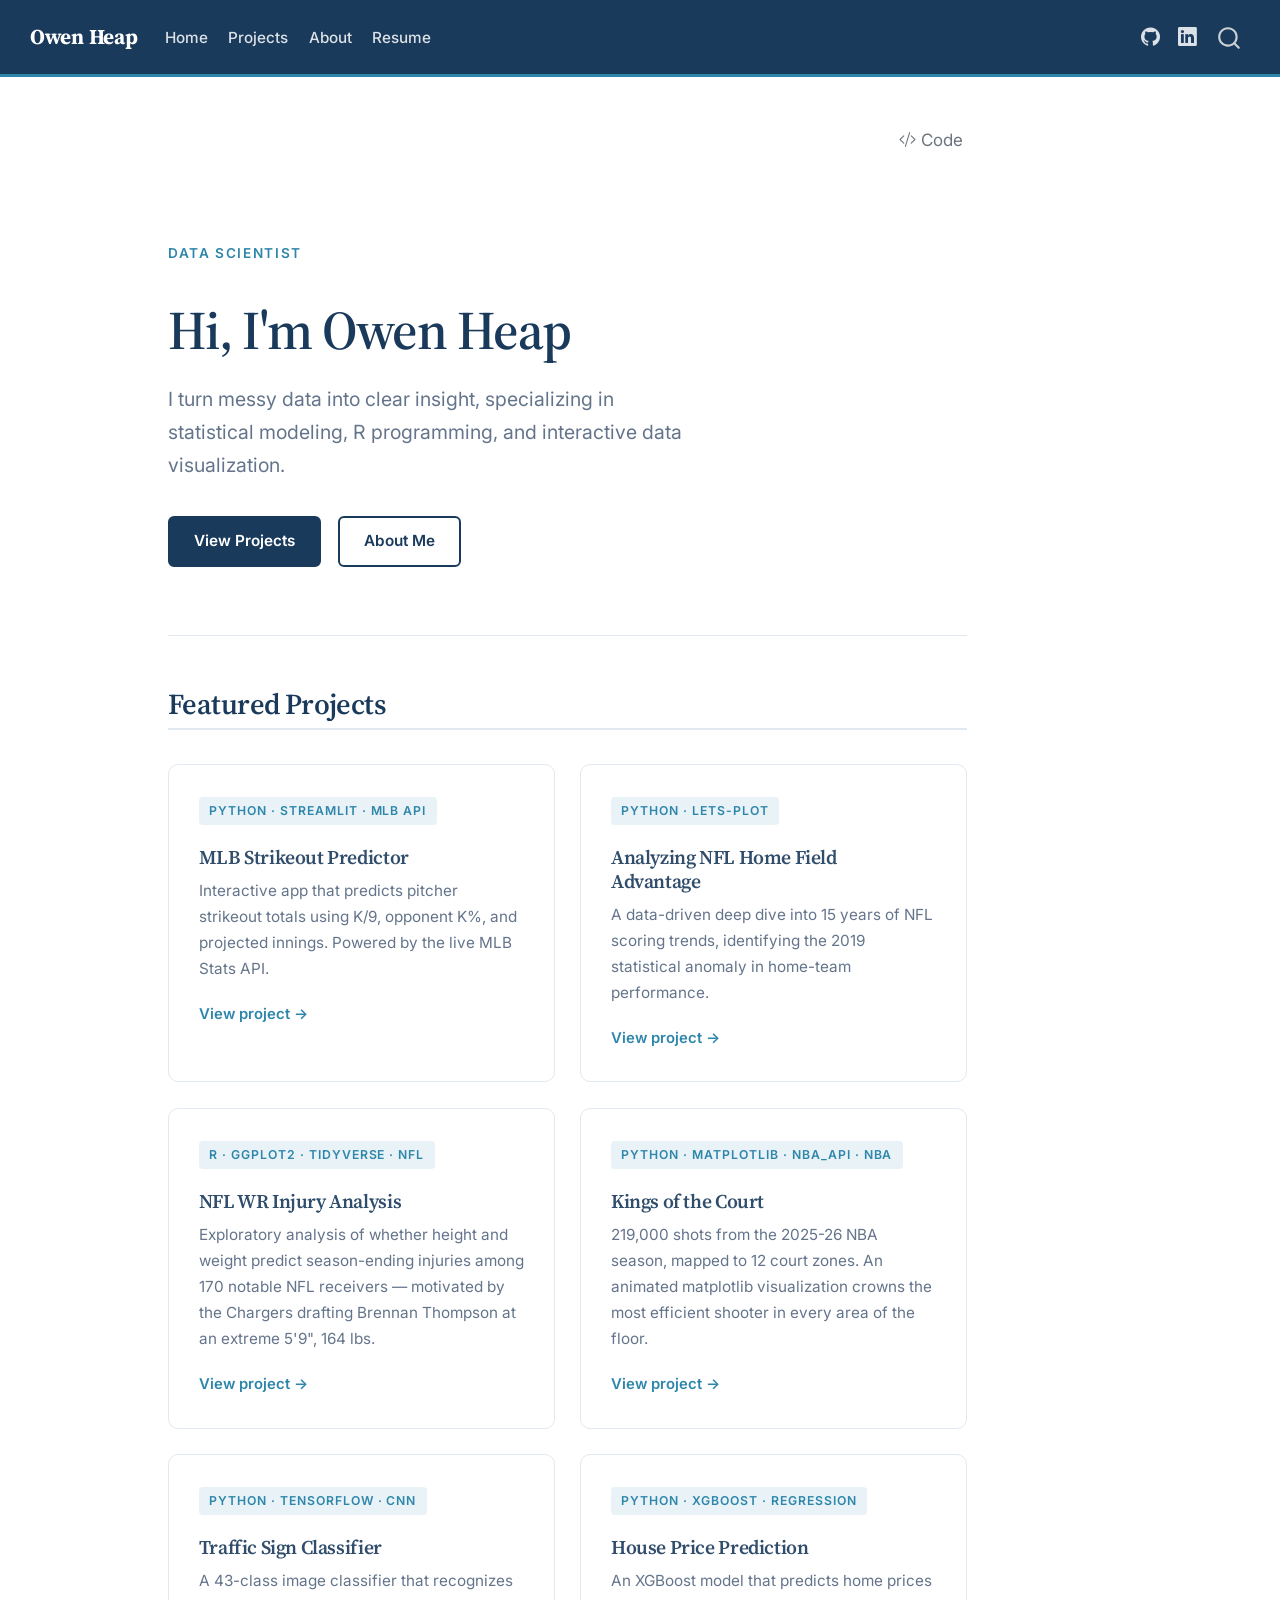
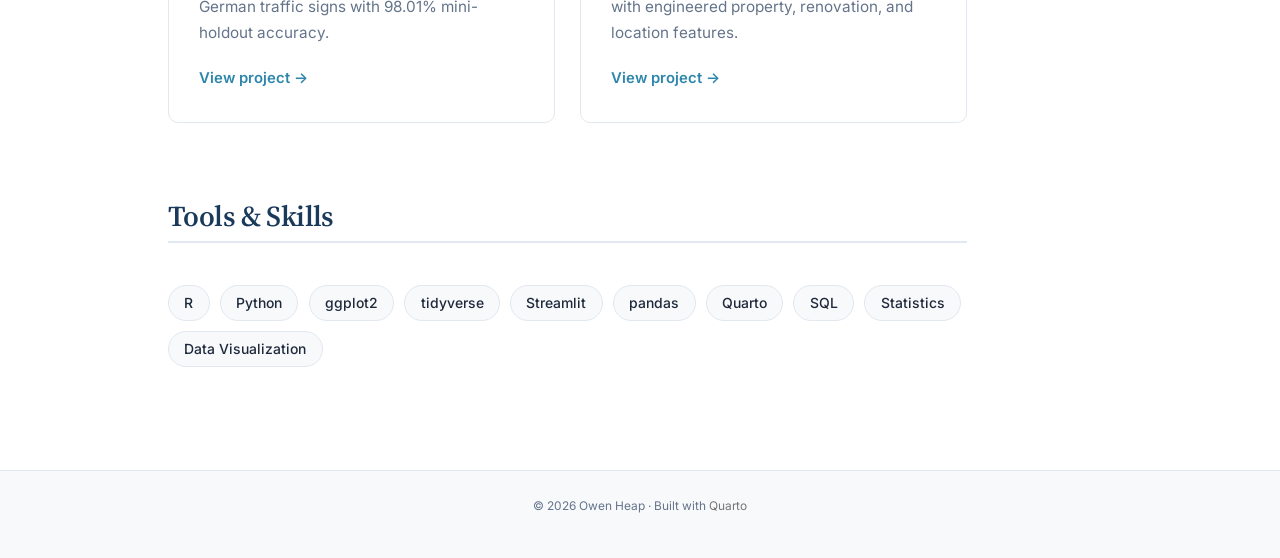
<file: index.html>
<!DOCTYPE html>
<html xmlns="http://www.w3.org/1999/xhtml" lang="en" xml:lang="en"><head>

<meta charset="utf-8">
<meta name="generator" content="quarto-1.10.19">

<meta name="viewport" content="width=device-width, initial-scale=1.0, user-scalable=yes">


<title>Owen Heap</title>
<style>
/* Default styles provided by pandoc.
** See https://pandoc.org/MANUAL.html#variables-for-html for config info.
*/
span.smallcaps{font-variant: small-caps;}
div.columns{display: flex; gap: 1.5em;}
div.column{flex: auto;}
@media screen {
div.columns{gap: min(4vw, 1.5em);}
div.column{overflow-x: auto;}
}
div.hanging-indent{margin-left: 1.5em; text-indent: -1.5em;}
ul.task-list{list-style: none;}
ul.task-list li input[type="checkbox"] {
  width: 0.8em;
  margin: 0 0.8em 0.2em -1em; /* quarto-specific, see https://github.com/quarto-dev/quarto-cli/issues/4556 */ 
  vertical-align: middle;
}
/* CSS for syntax highlighting */
html { -webkit-text-size-adjust: 100%; }
pre > code.sourceCode { white-space: pre; position: relative; }
pre > code.sourceCode > span { display: inline-block; line-height: 1.25; }
pre > code.sourceCode > span:empty { height: 1.2em; }
.sourceCode { overflow: visible; }
code.sourceCode > span { color: inherit; text-decoration: inherit; }
div.sourceCode { margin: 1em 0; }
pre.sourceCode { margin: 0; }
@media screen {
div.sourceCode { overflow: auto; }
}
@media print {
pre > code.sourceCode { white-space: pre-wrap; }
pre > code.sourceCode > span { text-indent: -5em; padding-left: 5em; }
}
pre.numberSource code
  { counter-reset: source-line 0; }
pre.numberSource code > span
  { position: relative; left: -4em; counter-increment: source-line; }
pre.numberSource code > span > a:first-child::before
  { content: counter(source-line);
    position: relative; left: -1em; text-align: right; vertical-align: baseline;
    border: none; display: inline-block;
    -webkit-touch-callout: none; -webkit-user-select: none;
    -khtml-user-select: none; -moz-user-select: none;
    -ms-user-select: none; user-select: none;
    padding: 0 4px; width: 4em;
  }
pre.numberSource { margin-left: 3em;  padding-left: 4px; }
div.sourceCode
  {   }
@media screen {
pre > code.sourceCode > span > a:first-child::before { text-decoration: underline; }
}
</style>


<script src="site_libs/quarto-nav/quarto-nav.js"></script>
<script src="site_libs/quarto-nav/headroom.min.js"></script>
<script src="site_libs/clipboard/clipboard.min.js"></script>
<script src="site_libs/quarto-search/autocomplete.umd.js"></script>
<script src="site_libs/quarto-search/fuse.min.js"></script>
<script src="site_libs/quarto-search/quarto-search.js"></script>
<meta name="quarto:offset" content="./">
<link href="./assets/img/favicon.ico" rel="icon">
<script src="site_libs/quarto-html/quarto.js" type="module"></script>
<script src="site_libs/quarto-html/tabsets/tabsets.js" type="module"></script>
<script src="site_libs/quarto-html/popper.min.js"></script>
<script src="site_libs/quarto-html/tippy.umd.min.js"></script>
<script src="site_libs/quarto-html/anchor.min.js"></script>
<link href="site_libs/quarto-html/tippy.css" rel="stylesheet">
<link href="site_libs/quarto-html/quarto-syntax-highlighting-5c1318cf63eba56dbef7ba16bc7d56f5.css" rel="stylesheet" id="quarto-text-highlighting-styles">
<script src="site_libs/bootstrap/bootstrap.min.js"></script>
<link href="site_libs/bootstrap/bootstrap-icons.css" rel="stylesheet">
<link href="site_libs/bootstrap/bootstrap-f2a7a6015cbbb7914ebe5c595b2b36cd.min.css" rel="stylesheet" append-hash="true" id="quarto-bootstrap" data-mode="light">
<script id="quarto-search-options" type="application/json">{
  "location": "navbar",
  "copy-button": false,
  "collapse-after": 3,
  "panel-placement": "end",
  "type": "overlay",
  "limit": 50,
  "keyboard-shortcut": [
    "f",
    "/",
    "s"
  ],
  "show-item-context": false,
  "language": {
    "search-no-results-text": "No results",
    "search-matching-documents-text": "matching documents",
    "search-copy-link-title": "Copy link to search",
    "search-hide-matches-text": "Hide additional matches",
    "search-more-match-text": "more match in this document",
    "search-more-matches-text": "more matches in this document",
    "search-clear-button-title": "Clear",
    "search-text-placeholder": "",
    "search-detached-cancel-button-title": "Cancel",
    "search-submit-button-title": "Submit",
    "search-label": "Search"
  }
}</script>


<link rel="stylesheet" href="custom.scss">
</head>

<body class="nav-fixed quarto-light">

<div id="quarto-search-results"></div>
  <header id="quarto-header" class="headroom fixed-top">
    <nav class="navbar navbar-expand-lg " data-bs-theme="dark">
      <div class="navbar-container container-fluid">
      <div class="navbar-brand-container mx-auto">
    <a class="navbar-brand" href="./index.html">
    <span class="navbar-title">Owen Heap</span>
    </a>
  </div>
            <div id="quarto-search" class="" title="Search"></div>
          <button class="navbar-toggler" type="button" data-bs-toggle="collapse" data-bs-target="#navbarCollapse" aria-controls="navbarCollapse" role="menu" aria-expanded="false" aria-label="Toggle navigation" onclick="if (window.quartoToggleHeadroom) { window.quartoToggleHeadroom(); }">
  <span class="navbar-toggler-icon"></span>
</button>
          <div class="collapse navbar-collapse" id="navbarCollapse">
            <ul class="navbar-nav navbar-nav-scroll me-auto">
  <li class="nav-item">
    <a class="nav-link active" href="./index.html" aria-current="page"> 
<span class="menu-text">Home</span></a>
  </li>  
  <li class="nav-item">
    <a class="nav-link" href="./projects.html"> 
<span class="menu-text">Projects</span></a>
  </li>  
  <li class="nav-item">
    <a class="nav-link" href="./about.html"> 
<span class="menu-text">About</span></a>
  </li>  
  <li class="nav-item">
    <a class="nav-link" href="./resume.html"> 
<span class="menu-text">Resume</span></a>
  </li>  
</ul>
            <ul class="navbar-nav navbar-nav-scroll ms-auto">
  <li class="nav-item compact">
    <a class="nav-link" href="https://github.com/ooheap"> <i class="bi bi-github" role="img" aria-label="GitHub">
</i> 
<span class="menu-text"></span></a>
  </li>  
  <li class="nav-item compact">
    <a class="nav-link" href="https://www.linkedin.com/in/owen-heap/"> <i class="bi bi-linkedin" role="img" aria-label="LinkedIn">
</i> 
<span class="menu-text"></span></a>
  </li>  
</ul>
          </div> <!-- /navcollapse -->
            <div class="quarto-navbar-tools">
</div>
      </div> <!-- /container-fluid -->
    </nav>
</header>
<!-- content -->
<div id="quarto-content" class="quarto-container page-columns page-rows-contents page-layout-full page-navbar">
<!-- sidebar -->
<!-- margin-sidebar -->
    
<!-- main -->
<main class="content page-columns page-full column-body" id="quarto-document-content"><header id="title-block-header" class="quarto-title-block"><h1 class="title display-7"></h1></header><div class="quarto-title-block"><div class="quarto-title-tools-only"><button type="button" class="btn code-tools-button" id="quarto-code-tools-source"><i class="bi"></i> Code</button></div></div>




<div class="hero">
  <div class="hero-eyebrow">Data Scientist</div>
  <h1>Hi, I'm Owen Heap</h1>
  <p class="hero-subtitle">
    I turn messy data into clear insight, specializing in statistical modeling,
    R programming, and interactive data visualization.
  </p>
  <div class="hero-btns">
    <a href="./projects.html" class="btn-primary">View Projects</a>
    <a href="./about.html" class="btn-outline">About Me</a>
  </div>
</div>
<section id="featured-projects" class="level2">
<h2 class="anchored" data-anchor-id="featured-projects">Featured Projects</h2>
<div class="card-grid">

  <div class="proj-card">
    <span class="proj-tag">Python · Streamlit · MLB API</span>
    <h3 class="anchored">MLB Strikeout Predictor</h3>
    <p>Interactive app that predicts pitcher strikeout totals using K/9, opponent K%, and projected innings. Powered by the live MLB Stats API.</p>
    <a href="posts/mlb-strikeout-predictor.html">View project →</a>
  </div>

<div class="proj-card">
    <span class="proj-tag">Python · Lets-Plot</span>
    <h3 class="anchored">Analyzing NFL Home Field Advantage</h3>
    <p>A data-driven deep dive into 15 years of NFL scoring trends, identifying the 2019 statistical anomaly in home-team performance.</p>
    <a href="posts/Home_Field_Advantage.html">View project →</a>
</div>

  <div class="proj-card">
    <span class="proj-tag">R · ggplot2 · tidyverse · NFL</span>
    <h3 class="anchored">NFL WR Injury Analysis</h3>
    <p>Exploratory analysis of whether height and weight predict season-ending injuries among 170 notable NFL receivers — motivated by the Chargers drafting Brennan Thompson at an extreme 5'9", 164 lbs.</p>
    <a href="posts/nfl-wr-injury-analysis.html">View project →</a>
  </div>

  <div class="proj-card">
    <span class="proj-tag">Python · matplotlib · nba_api · NBA</span>
    <h3 class="anchored">Kings of the Court</h3>
    <p>219,000 shots from the 2025-26 NBA season, mapped to 12 court zones. An animated matplotlib visualization crowns the most efficient shooter in every area of the floor.</p>
    <a href="posts/kings-of-the-court.html">View project →</a>
  </div>

  <div class="proj-card">
    <span class="proj-tag">Python · TensorFlow · CNN</span>
    <h3 class="anchored">Traffic Sign Classifier</h3>
    <p>A 43-class image classifier that recognizes German traffic signs with 98.01% mini-holdout accuracy.</p>
    <a href="posts/traffic-sign-classifier.html">View project →</a>
  </div>

  <div class="proj-card">
    <span class="proj-tag">Python · XGBoost · Regression</span>
    <h3 class="anchored">House Price Prediction</h3>
    <p>An XGBoost model that predicts home prices with engineered property, renovation, and location features.</p>
    <a href="posts/house-price-prediction.html">View project →</a>
  </div>

</div>
</section>
<section id="tools-skills" class="level2 page-columns page-full">
<h2 class="anchored" data-anchor-id="tools-skills">Tools &amp; Skills</h2>
<div class="skills-strip">
  <span class="skill-pill">R</span>
  <span class="skill-pill">Python</span>
  <span class="skill-pill">ggplot2</span>
  <span class="skill-pill">tidyverse</span>
  <span class="skill-pill">Streamlit</span>
  <span class="skill-pill">pandas</span>
  <span class="skill-pill">Quarto</span>
  <span class="skill-pill">SQL</span>
  <span class="skill-pill">Statistics</span>
  <span class="skill-pill">Data Visualization</span>
</div>
<div class="column-page">

</div>


<!-- -->

</section>

</main> <!-- /main -->
<script id="quarto-html-after-body" type="application/javascript">
  window.document.addEventListener("DOMContentLoaded", function (event) {
    const icon = "";
    const anchorJS = new window.AnchorJS();
    anchorJS.options = {
      placement: 'right',
      icon: icon
    };
    anchorJS.add('.anchored');
    const isCodeAnnotation = (el) => {
      for (const clz of el.classList) {
        if (clz.startsWith('code-annotation-')) {                     
          return true;
        }
      }
      return false;
    }
    const onCopySuccess = function(e) {
      // button target
      const button = e.trigger;
      // don't keep focus
      button.blur();
      // flash "checked"
      button.classList.add('code-copy-button-checked');
      var currentTitle = button.getAttribute("title");
      button.setAttribute("title", "Copied!");
      let tooltip;
      if (window.bootstrap) {
        button.setAttribute("data-bs-toggle", "tooltip");
        button.setAttribute("data-bs-placement", "left");
        button.setAttribute("data-bs-title", "Copied!");
        tooltip = new bootstrap.Tooltip(button, 
          { trigger: "manual", 
            customClass: "code-copy-button-tooltip",
            offset: [0, -8]});
        tooltip.show();    
      }
      setTimeout(function() {
        if (tooltip) {
          tooltip.hide();
          button.removeAttribute("data-bs-title");
          button.removeAttribute("data-bs-toggle");
          button.removeAttribute("data-bs-placement");
        }
        button.setAttribute("title", currentTitle);
        button.classList.remove('code-copy-button-checked');
      }, 1000);
      // clear code selection
      e.clearSelection();
    }
    const getTextToCopy = function(trigger) {
      const outerScaffold = trigger.parentElement.cloneNode(true);
      const codeEl = outerScaffold.querySelector('code');
      for (const childEl of codeEl.children) {
        if (isCodeAnnotation(childEl)) {
          childEl.remove();
        }
      }
      return codeEl.innerText;
    }
    const clipboard = new window.ClipboardJS('.code-copy-button:not([data-in-quarto-modal])', {
      text: getTextToCopy
    });
    clipboard.on('success', onCopySuccess);
    if (window.document.getElementById('quarto-embedded-source-code-modal')) {
      const clipboardModal = new window.ClipboardJS('.code-copy-button[data-in-quarto-modal]', {
        text: getTextToCopy,
        container: window.document.getElementById('quarto-embedded-source-code-modal')
      });
      clipboardModal.on('success', onCopySuccess);
    }
    const viewSource = window.document.getElementById('quarto-view-source') ||
                       window.document.getElementById('quarto-code-tools-source');
    if (viewSource) {
      const sourceUrl = viewSource.getAttribute("data-quarto-source-url");
      viewSource.addEventListener("click", function(e) {
        if (sourceUrl) {
          // rstudio viewer pane
          if (/\bcapabilities=\b/.test(window.location)) {
            window.open(sourceUrl);
          } else {
            window.location.href = sourceUrl;
          }
        } else {
          const modal = new bootstrap.Modal(document.getElementById('quarto-embedded-source-code-modal'));
          modal.show();
        }
        return false;
      });
    }
    function toggleCodeHandler(show) {
      return function(e) {
        const cellDetails = window.document.querySelectorAll(".cell details.code-fold");
        for (let i=0; i<cellDetails.length; i++) {
          const details = cellDetails[i];
          if (show) {
            details.open = true;
          } else {
            details.removeAttribute("open");
          }
        }
        const cellCodeDivs = window.document.querySelectorAll(".cell div.sourceCode.cell-code");
        const fromCls = show ? "hidden" : "unhidden";
        const toCls = show ? "unhidden" : "hidden";
        for (let i=0; i<cellCodeDivs.length; i++) {
          const codeDiv = cellCodeDivs[i];
          if (codeDiv.classList.contains(fromCls)) {
            codeDiv.classList.remove(fromCls);
            codeDiv.classList.add(toCls);
          } 
        }
        return false;
      }
    }
    const hideAllCode = window.document.getElementById("quarto-hide-all-code");
    if (hideAllCode) {
      hideAllCode.addEventListener("click", toggleCodeHandler(false));
    }
    const showAllCode = window.document.getElementById("quarto-show-all-code");
    if (showAllCode) {
      showAllCode.addEventListener("click", toggleCodeHandler(true));
    }
      var localhostRegex = new RegExp(/^(?:http|https):\/\/localhost\:?[0-9]*\//);
      var mailtoRegex = new RegExp(/^mailto:/);
        var filterRegex = new RegExp("https:\/\/ooheap\.github\.io\/owen-heap-portfolio\/");
      var isInternal = (href) => {
          return filterRegex.test(href) || localhostRegex.test(href) || mailtoRegex.test(href);
      }
      // Inspect non-navigation links and adorn them if external
     var links = window.document.querySelectorAll('a[href]:not(.nav-link):not(.navbar-brand):not(.toc-action):not(.sidebar-link):not(.sidebar-item-toggle):not(.pagination-link):not(.no-external):not([aria-hidden]):not(.dropdown-item):not(.quarto-navigation-tool):not(.about-link)');
      for (var i=0; i<links.length; i++) {
        const link = links[i];
        if (!isInternal(link.href)) {
          // undo the damage that might have been done by quarto-nav.js in the case of
          // links that we want to consider external
          if (link.dataset.originalHref !== undefined) {
            link.href = link.dataset.originalHref;
          }
        }
      }
    function tippyHover(el, contentFn, onTriggerFn, onUntriggerFn) {
      const config = {
        allowHTML: true,
        maxWidth: 500,
        delay: 100,
        arrow: false,
        appendTo: function(el) {
            return el.parentElement;
        },
        interactive: true,
        interactiveBorder: 10,
        theme: 'quarto',
        placement: 'bottom-start',
      };
      if (contentFn) {
        config.content = contentFn;
      }
      if (onTriggerFn) {
        config.onTrigger = onTriggerFn;
      }
      if (onUntriggerFn) {
        config.onUntrigger = onUntriggerFn;
      }
      window.tippy(el, config); 
    }
    const noterefs = window.document.querySelectorAll('a[role="doc-noteref"]');
    for (var i=0; i<noterefs.length; i++) {
      const ref = noterefs[i];
      tippyHover(ref, function() {
        // use id or data attribute instead here
        let href = ref.getAttribute('data-footnote-href') || ref.getAttribute('href');
        try { href = new URL(href).hash; } catch {}
        const id = href.replace(/^#\/?/, "");
        const note = window.document.getElementById(id);
        if (note) {
          return note.innerHTML;
        } else {
          return "";
        }
      });
    }
    const xrefs = window.document.querySelectorAll('a.quarto-xref');
    const processXRef = (id, note) => {
      // Strip column container classes
      const stripColumnClz = (el) => {
        el.classList.remove("page-full", "page-columns");
        if (el.children) {
          for (const child of el.children) {
            stripColumnClz(child);
          }
        }
      }
      stripColumnClz(note)
      if (id === null || id.startsWith('sec-')) {
        // Special case sections, only their first couple elements
        const container = document.createElement("div");
        if (note.children && note.children.length > 2) {
          container.appendChild(note.children[0].cloneNode(true));
          for (let i = 1; i < note.children.length; i++) {
            const child = note.children[i];
            if (child.tagName === "P" && child.innerText === "") {
              continue;
            } else {
              container.appendChild(child.cloneNode(true));
              break;
            }
          }
          if (window.Quarto?.typesetMath) {
            window.Quarto.typesetMath(container);
          }
          return container.innerHTML
        } else {
          if (window.Quarto?.typesetMath) {
            window.Quarto.typesetMath(note);
          }
          return note.innerHTML;
        }
      } else {
        // Remove any anchor links if they are present
        const anchorLink = note.querySelector('a.anchorjs-link');
        if (anchorLink) {
          anchorLink.remove();
        }
        if (window.Quarto?.typesetMath) {
          window.Quarto.typesetMath(note);
        }
        if (note.classList.contains("callout")) {
          return note.outerHTML;
        } else {
          return note.innerHTML;
        }
      }
    }
    for (var i=0; i<xrefs.length; i++) {
      const xref = xrefs[i];
      tippyHover(xref, undefined, function(instance) {
        instance.disable();
        let url = xref.getAttribute('href');
        let hash = undefined; 
        if (url.startsWith('#')) {
          hash = url;
        } else {
          try { hash = new URL(url).hash; } catch {}
        }
        if (hash) {
          const id = hash.replace(/^#\/?/, "");
          const note = window.document.getElementById(id);
          if (note !== null) {
            try {
              const html = processXRef(id, note.cloneNode(true));
              instance.setContent(html);
            } finally {
              instance.enable();
              instance.show();
            }
          } else {
            // See if we can fetch this
            fetch(url.split('#')[0])
            .then(res => res.text())
            .then(html => {
              const parser = new DOMParser();
              const htmlDoc = parser.parseFromString(html, "text/html");
              const note = htmlDoc.getElementById(id);
              if (note !== null) {
                const html = processXRef(id, note);
                instance.setContent(html);
              } 
            }).finally(() => {
              instance.enable();
              instance.show();
            });
          }
        } else {
          // See if we can fetch a full url (with no hash to target)
          // This is a special case and we should probably do some content thinning / targeting
          fetch(url)
          .then(res => res.text())
          .then(html => {
            const parser = new DOMParser();
            const htmlDoc = parser.parseFromString(html, "text/html");
            const note = htmlDoc.querySelector('main.content');
            if (note !== null) {
              // This should only happen for chapter cross references
              // (since there is no id in the URL)
              // remove the first header
              if (note.children.length > 0 && note.children[0].tagName === "HEADER") {
                note.children[0].remove();
              }
              const html = processXRef(null, note);
              instance.setContent(html);
            } 
          }).finally(() => {
            instance.enable();
            instance.show();
          });
        }
      }, function(instance) {
      });
    }
        let selectedAnnoteEl;
        const selectorForAnnotation = ( cell, annotation) => {
          let cellAttr = 'data-code-cell="' + cell + '"';
          let lineAttr = 'data-code-annotation="' +  annotation + '"';
          const selector = 'span[' + cellAttr + '][' + lineAttr + ']';
          return selector;
        }
        const selectCodeLines = (annoteEl) => {
          const doc = window.document;
          const targetCell = annoteEl.getAttribute("data-target-cell");
          const targetAnnotation = annoteEl.getAttribute("data-target-annotation");
          const annoteSpan = window.document.querySelector(selectorForAnnotation(targetCell, targetAnnotation));
          const lines = annoteSpan.getAttribute("data-code-lines").split(",");
          const lineIds = lines.map((line) => {
            return targetCell + "-" + line;
          })
          let top = null;
          let height = null;
          let parent = null;
          if (lineIds.length > 0) {
              //compute the position of the single el (top and bottom and make a div)
              const el = window.document.getElementById(lineIds[0]);
              top = el.offsetTop;
              height = el.offsetHeight;
              parent = el.parentElement.parentElement;
            if (lineIds.length > 1) {
              const lastEl = window.document.getElementById(lineIds[lineIds.length - 1]);
              const bottom = lastEl.offsetTop + lastEl.offsetHeight;
              height = bottom - top;
            }
            if (top !== null && height !== null && parent !== null) {
              // cook up a div (if necessary) and position it 
              let div = window.document.getElementById("code-annotation-line-highlight");
              if (div === null) {
                div = window.document.createElement("div");
                div.setAttribute("id", "code-annotation-line-highlight");
                div.style.position = 'absolute';
                parent.appendChild(div);
              }
              div.style.top = top - 2 + "px";
              div.style.height = height + 4 + "px";
              div.style.left = 0;
              let gutterDiv = window.document.getElementById("code-annotation-line-highlight-gutter");
              if (gutterDiv === null) {
                gutterDiv = window.document.createElement("div");
                gutterDiv.setAttribute("id", "code-annotation-line-highlight-gutter");
                gutterDiv.style.position = 'absolute';
                const codeCell = window.document.getElementById(targetCell);
                const gutter = codeCell.querySelector('.code-annotation-gutter');
                gutter.appendChild(gutterDiv);
              }
              gutterDiv.style.top = top - 2 + "px";
              gutterDiv.style.height = height + 4 + "px";
            }
            selectedAnnoteEl = annoteEl;
          }
        };
        const unselectCodeLines = () => {
          const elementsIds = ["code-annotation-line-highlight", "code-annotation-line-highlight-gutter"];
          elementsIds.forEach((elId) => {
            const div = window.document.getElementById(elId);
            if (div) {
              div.remove();
            }
          });
          selectedAnnoteEl = undefined;
        };
          // Handle positioning of the toggle
      window.addEventListener(
        "resize",
        throttle(() => {
          elRect = undefined;
          if (selectedAnnoteEl) {
            selectCodeLines(selectedAnnoteEl);
          }
        }, 10)
      );
      function throttle(fn, ms) {
      let throttle = false;
      let timer;
        return (...args) => {
          if(!throttle) { // first call gets through
              fn.apply(this, args);
              throttle = true;
          } else { // all the others get throttled
              if(timer) clearTimeout(timer); // cancel #2
              timer = setTimeout(() => {
                fn.apply(this, args);
                timer = throttle = false;
              }, ms);
          }
        };
      }
        // Attach click handler to the DT
        const annoteDls = window.document.querySelectorAll('dt[data-target-cell]');
        for (const annoteDlNode of annoteDls) {
          annoteDlNode.addEventListener('click', (event) => {
            const clickedEl = event.target;
            if (clickedEl !== selectedAnnoteEl) {
              unselectCodeLines();
              const activeEl = window.document.querySelector('dt[data-target-cell].code-annotation-active');
              if (activeEl) {
                activeEl.classList.remove('code-annotation-active');
              }
              selectCodeLines(clickedEl);
              clickedEl.classList.add('code-annotation-active');
            } else {
              // Unselect the line
              unselectCodeLines();
              clickedEl.classList.remove('code-annotation-active');
            }
          });
        }
    const findCites = (el) => {
      const parentEl = el.parentElement;
      if (parentEl) {
        const cites = parentEl.dataset.cites;
        if (cites) {
          return {
            el,
            cites: cites.split(' ')
          };
        } else {
          return findCites(el.parentElement)
        }
      } else {
        return undefined;
      }
    };
    var bibliorefs = window.document.querySelectorAll('a[role="doc-biblioref"]');
    for (var i=0; i<bibliorefs.length; i++) {
      const ref = bibliorefs[i];
      const citeInfo = findCites(ref);
      if (citeInfo) {
        tippyHover(citeInfo.el, function() {
          var popup = window.document.createElement('div');
          citeInfo.cites.forEach(function(cite) {
            var citeDiv = window.document.createElement('div');
            citeDiv.classList.add('hanging-indent');
            citeDiv.classList.add('csl-entry');
            var biblioDiv = window.document.getElementById('ref-' + cite);
            if (biblioDiv) {
              citeDiv.innerHTML = biblioDiv.innerHTML;
            }
            popup.appendChild(citeDiv);
          });
          return popup.innerHTML;
        });
      }
    }
  });
  </script><div class="modal fade" id="quarto-embedded-source-code-modal" tabindex="-1" aria-labelledby="quarto-embedded-source-code-modal-label" aria-hidden="true"><div class="modal-dialog modal-dialog-scrollable"><div class="modal-content"><div class="modal-header"><h5 class="modal-title" id="quarto-embedded-source-code-modal-label">Source Code</h5><button class="btn-close" data-bs-dismiss="modal"></button></div><div class="modal-body"><div class="">
<div class="code-copy-outer-scaffold"><div class="sourceCode" id="cb1" data-shortcodes="false"><pre class="sourceCode markdown code-with-copy"><code class="sourceCode markdown"><span id="cb1-1"><a href="#cb1-1" aria-hidden="true" tabindex="-1"></a><span class="co">---</span></span>
<span id="cb1-2"><a href="#cb1-2" aria-hidden="true" tabindex="-1"></a><span class="an">title:</span><span class="co"> ""</span></span>
<span id="cb1-3"><a href="#cb1-3" aria-hidden="true" tabindex="-1"></a><span class="an">page-layout:</span><span class="co"> full</span></span>
<span id="cb1-4"><a href="#cb1-4" aria-hidden="true" tabindex="-1"></a><span class="an">toc:</span><span class="co"> false</span></span>
<span id="cb1-5"><a href="#cb1-5" aria-hidden="true" tabindex="-1"></a><span class="co">---</span></span>
<span id="cb1-6"><a href="#cb1-6" aria-hidden="true" tabindex="-1"></a></span>
<span id="cb1-7"><a href="#cb1-7" aria-hidden="true" tabindex="-1"></a><span class="in">```{=html}</span></span>
<span id="cb1-8"><a href="#cb1-8" aria-hidden="true" tabindex="-1"></a><span class="in">&lt;div class="hero"&gt;</span></span>
<span id="cb1-9"><a href="#cb1-9" aria-hidden="true" tabindex="-1"></a><span class="in">  &lt;div class="hero-eyebrow"&gt;Data Scientist&lt;/div&gt;</span></span>
<span id="cb1-10"><a href="#cb1-10" aria-hidden="true" tabindex="-1"></a><span class="in">  &lt;h1&gt;Hi, I'm Owen Heap&lt;/h1&gt;</span></span>
<span id="cb1-11"><a href="#cb1-11" aria-hidden="true" tabindex="-1"></a><span class="in">  &lt;p class="hero-subtitle"&gt;</span></span>
<span id="cb1-12"><a href="#cb1-12" aria-hidden="true" tabindex="-1"></a><span class="in">    I turn messy data into clear insight, specializing in statistical modeling,</span></span>
<span id="cb1-13"><a href="#cb1-13" aria-hidden="true" tabindex="-1"></a><span class="in">    R programming, and interactive data visualization.</span></span>
<span id="cb1-14"><a href="#cb1-14" aria-hidden="true" tabindex="-1"></a><span class="in">  &lt;/p&gt;</span></span>
<span id="cb1-15"><a href="#cb1-15" aria-hidden="true" tabindex="-1"></a><span class="in">  &lt;div class="hero-btns"&gt;</span></span>
<span id="cb1-16"><a href="#cb1-16" aria-hidden="true" tabindex="-1"></a><span class="in">    &lt;a href="projects.qmd" class="btn-primary"&gt;View Projects&lt;/a&gt;</span></span>
<span id="cb1-17"><a href="#cb1-17" aria-hidden="true" tabindex="-1"></a><span class="in">    &lt;a href="about.qmd" class="btn-outline"&gt;About Me&lt;/a&gt;</span></span>
<span id="cb1-18"><a href="#cb1-18" aria-hidden="true" tabindex="-1"></a><span class="in">  &lt;/div&gt;</span></span>
<span id="cb1-19"><a href="#cb1-19" aria-hidden="true" tabindex="-1"></a><span class="in">&lt;/div&gt;</span></span>
<span id="cb1-20"><a href="#cb1-20" aria-hidden="true" tabindex="-1"></a><span class="in">```</span></span>
<span id="cb1-21"><a href="#cb1-21" aria-hidden="true" tabindex="-1"></a></span>
<span id="cb1-22"><a href="#cb1-22" aria-hidden="true" tabindex="-1"></a><span class="fu">## Featured Projects</span></span>
<span id="cb1-23"><a href="#cb1-23" aria-hidden="true" tabindex="-1"></a></span>
<span id="cb1-24"><a href="#cb1-24" aria-hidden="true" tabindex="-1"></a><span class="in">```{=html}</span></span>
<span id="cb1-25"><a href="#cb1-25" aria-hidden="true" tabindex="-1"></a><span class="in">&lt;div class="card-grid"&gt;</span></span>
<span id="cb1-26"><a href="#cb1-26" aria-hidden="true" tabindex="-1"></a></span>
<span id="cb1-27"><a href="#cb1-27" aria-hidden="true" tabindex="-1"></a><span class="in">  &lt;div class="proj-card"&gt;</span></span>
<span id="cb1-28"><a href="#cb1-28" aria-hidden="true" tabindex="-1"></a><span class="in">    &lt;span class="proj-tag"&gt;Python · Streamlit · MLB API&lt;/span&gt;</span></span>
<span id="cb1-29"><a href="#cb1-29" aria-hidden="true" tabindex="-1"></a><span class="in">    &lt;h3&gt;MLB Strikeout Predictor&lt;/h3&gt;</span></span>
<span id="cb1-30"><a href="#cb1-30" aria-hidden="true" tabindex="-1"></a><span class="in">    &lt;p&gt;Interactive app that predicts pitcher strikeout totals using K/9, opponent K%, and projected innings. Powered by the live MLB Stats API.&lt;/p&gt;</span></span>
<span id="cb1-31"><a href="#cb1-31" aria-hidden="true" tabindex="-1"></a><span class="in">    &lt;a href="posts/mlb-strikeout-predictor.html"&gt;View project →&lt;/a&gt;</span></span>
<span id="cb1-32"><a href="#cb1-32" aria-hidden="true" tabindex="-1"></a><span class="in">  &lt;/div&gt;</span></span>
<span id="cb1-33"><a href="#cb1-33" aria-hidden="true" tabindex="-1"></a></span>
<span id="cb1-34"><a href="#cb1-34" aria-hidden="true" tabindex="-1"></a><span class="in">&lt;div class="proj-card"&gt;</span></span>
<span id="cb1-35"><a href="#cb1-35" aria-hidden="true" tabindex="-1"></a><span class="in">    &lt;span class="proj-tag"&gt;Python · Lets-Plot&lt;/span&gt;</span></span>
<span id="cb1-36"><a href="#cb1-36" aria-hidden="true" tabindex="-1"></a><span class="in">    &lt;h3&gt;Analyzing NFL Home Field Advantage&lt;/h3&gt;</span></span>
<span id="cb1-37"><a href="#cb1-37" aria-hidden="true" tabindex="-1"></a><span class="in">    &lt;p&gt;A data-driven deep dive into 15 years of NFL scoring trends, identifying the 2019 statistical anomaly in home-team performance.&lt;/p&gt;</span></span>
<span id="cb1-38"><a href="#cb1-38" aria-hidden="true" tabindex="-1"></a><span class="in">    &lt;a href="posts/Home_Field_Advantage.html"&gt;View project →&lt;/a&gt;</span></span>
<span id="cb1-39"><a href="#cb1-39" aria-hidden="true" tabindex="-1"></a><span class="in">&lt;/div&gt;</span></span>
<span id="cb1-40"><a href="#cb1-40" aria-hidden="true" tabindex="-1"></a></span>
<span id="cb1-41"><a href="#cb1-41" aria-hidden="true" tabindex="-1"></a><span class="in">  &lt;div class="proj-card"&gt;</span></span>
<span id="cb1-42"><a href="#cb1-42" aria-hidden="true" tabindex="-1"></a><span class="in">    &lt;span class="proj-tag"&gt;R · ggplot2 · tidyverse · NFL&lt;/span&gt;</span></span>
<span id="cb1-43"><a href="#cb1-43" aria-hidden="true" tabindex="-1"></a><span class="in">    &lt;h3&gt;NFL WR Injury Analysis&lt;/h3&gt;</span></span>
<span id="cb1-44"><a href="#cb1-44" aria-hidden="true" tabindex="-1"></a><span class="in">    &lt;p&gt;Exploratory analysis of whether height and weight predict season-ending injuries among 170 notable NFL receivers — motivated by the Chargers drafting Brennan Thompson at an extreme 5'9", 164 lbs.&lt;/p&gt;</span></span>
<span id="cb1-45"><a href="#cb1-45" aria-hidden="true" tabindex="-1"></a><span class="in">    &lt;a href="posts/nfl-wr-injury-analysis.html"&gt;View project →&lt;/a&gt;</span></span>
<span id="cb1-46"><a href="#cb1-46" aria-hidden="true" tabindex="-1"></a><span class="in">  &lt;/div&gt;</span></span>
<span id="cb1-47"><a href="#cb1-47" aria-hidden="true" tabindex="-1"></a></span>
<span id="cb1-48"><a href="#cb1-48" aria-hidden="true" tabindex="-1"></a><span class="in">  &lt;div class="proj-card"&gt;</span></span>
<span id="cb1-49"><a href="#cb1-49" aria-hidden="true" tabindex="-1"></a><span class="in">    &lt;span class="proj-tag"&gt;Python · matplotlib · nba_api · NBA&lt;/span&gt;</span></span>
<span id="cb1-50"><a href="#cb1-50" aria-hidden="true" tabindex="-1"></a><span class="in">    &lt;h3&gt;Kings of the Court&lt;/h3&gt;</span></span>
<span id="cb1-51"><a href="#cb1-51" aria-hidden="true" tabindex="-1"></a><span class="in">    &lt;p&gt;219,000 shots from the 2025-26 NBA season, mapped to 12 court zones. An animated matplotlib visualization crowns the most efficient shooter in every area of the floor.&lt;/p&gt;</span></span>
<span id="cb1-52"><a href="#cb1-52" aria-hidden="true" tabindex="-1"></a><span class="in">    &lt;a href="posts/kings-of-the-court.html"&gt;View project →&lt;/a&gt;</span></span>
<span id="cb1-53"><a href="#cb1-53" aria-hidden="true" tabindex="-1"></a><span class="in">  &lt;/div&gt;</span></span>
<span id="cb1-54"><a href="#cb1-54" aria-hidden="true" tabindex="-1"></a></span>
<span id="cb1-55"><a href="#cb1-55" aria-hidden="true" tabindex="-1"></a><span class="in">  &lt;div class="proj-card"&gt;</span></span>
<span id="cb1-56"><a href="#cb1-56" aria-hidden="true" tabindex="-1"></a><span class="in">    &lt;span class="proj-tag"&gt;Python · TensorFlow · CNN&lt;/span&gt;</span></span>
<span id="cb1-57"><a href="#cb1-57" aria-hidden="true" tabindex="-1"></a><span class="in">    &lt;h3&gt;Traffic Sign Classifier&lt;/h3&gt;</span></span>
<span id="cb1-58"><a href="#cb1-58" aria-hidden="true" tabindex="-1"></a><span class="in">    &lt;p&gt;A 43-class image classifier that recognizes German traffic signs with 98.01% mini-holdout accuracy.&lt;/p&gt;</span></span>
<span id="cb1-59"><a href="#cb1-59" aria-hidden="true" tabindex="-1"></a><span class="in">    &lt;a href="posts/traffic-sign-classifier.html"&gt;View project →&lt;/a&gt;</span></span>
<span id="cb1-60"><a href="#cb1-60" aria-hidden="true" tabindex="-1"></a><span class="in">  &lt;/div&gt;</span></span>
<span id="cb1-61"><a href="#cb1-61" aria-hidden="true" tabindex="-1"></a></span>
<span id="cb1-62"><a href="#cb1-62" aria-hidden="true" tabindex="-1"></a><span class="in">  &lt;div class="proj-card"&gt;</span></span>
<span id="cb1-63"><a href="#cb1-63" aria-hidden="true" tabindex="-1"></a><span class="in">    &lt;span class="proj-tag"&gt;Python · XGBoost · Regression&lt;/span&gt;</span></span>
<span id="cb1-64"><a href="#cb1-64" aria-hidden="true" tabindex="-1"></a><span class="in">    &lt;h3&gt;House Price Prediction&lt;/h3&gt;</span></span>
<span id="cb1-65"><a href="#cb1-65" aria-hidden="true" tabindex="-1"></a><span class="in">    &lt;p&gt;An XGBoost model that predicts home prices with engineered property, renovation, and location features.&lt;/p&gt;</span></span>
<span id="cb1-66"><a href="#cb1-66" aria-hidden="true" tabindex="-1"></a><span class="in">    &lt;a href="posts/house-price-prediction.html"&gt;View project →&lt;/a&gt;</span></span>
<span id="cb1-67"><a href="#cb1-67" aria-hidden="true" tabindex="-1"></a><span class="in">  &lt;/div&gt;</span></span>
<span id="cb1-68"><a href="#cb1-68" aria-hidden="true" tabindex="-1"></a></span>
<span id="cb1-69"><a href="#cb1-69" aria-hidden="true" tabindex="-1"></a><span class="in">&lt;/div&gt;</span></span>
<span id="cb1-70"><a href="#cb1-70" aria-hidden="true" tabindex="-1"></a><span class="in">```</span></span>
<span id="cb1-71"><a href="#cb1-71" aria-hidden="true" tabindex="-1"></a></span>
<span id="cb1-72"><a href="#cb1-72" aria-hidden="true" tabindex="-1"></a><span class="fu">## Tools &amp; Skills</span></span>
<span id="cb1-73"><a href="#cb1-73" aria-hidden="true" tabindex="-1"></a></span>
<span id="cb1-74"><a href="#cb1-74" aria-hidden="true" tabindex="-1"></a><span class="in">```{=html}</span></span>
<span id="cb1-75"><a href="#cb1-75" aria-hidden="true" tabindex="-1"></a><span class="in">&lt;div class="skills-strip"&gt;</span></span>
<span id="cb1-76"><a href="#cb1-76" aria-hidden="true" tabindex="-1"></a><span class="in">  &lt;span class="skill-pill"&gt;R&lt;/span&gt;</span></span>
<span id="cb1-77"><a href="#cb1-77" aria-hidden="true" tabindex="-1"></a><span class="in">  &lt;span class="skill-pill"&gt;Python&lt;/span&gt;</span></span>
<span id="cb1-78"><a href="#cb1-78" aria-hidden="true" tabindex="-1"></a><span class="in">  &lt;span class="skill-pill"&gt;ggplot2&lt;/span&gt;</span></span>
<span id="cb1-79"><a href="#cb1-79" aria-hidden="true" tabindex="-1"></a><span class="in">  &lt;span class="skill-pill"&gt;tidyverse&lt;/span&gt;</span></span>
<span id="cb1-80"><a href="#cb1-80" aria-hidden="true" tabindex="-1"></a><span class="in">  &lt;span class="skill-pill"&gt;Streamlit&lt;/span&gt;</span></span>
<span id="cb1-81"><a href="#cb1-81" aria-hidden="true" tabindex="-1"></a><span class="in">  &lt;span class="skill-pill"&gt;pandas&lt;/span&gt;</span></span>
<span id="cb1-82"><a href="#cb1-82" aria-hidden="true" tabindex="-1"></a><span class="in">  &lt;span class="skill-pill"&gt;Quarto&lt;/span&gt;</span></span>
<span id="cb1-83"><a href="#cb1-83" aria-hidden="true" tabindex="-1"></a><span class="in">  &lt;span class="skill-pill"&gt;SQL&lt;/span&gt;</span></span>
<span id="cb1-84"><a href="#cb1-84" aria-hidden="true" tabindex="-1"></a><span class="in">  &lt;span class="skill-pill"&gt;Statistics&lt;/span&gt;</span></span>
<span id="cb1-85"><a href="#cb1-85" aria-hidden="true" tabindex="-1"></a><span class="in">  &lt;span class="skill-pill"&gt;Data Visualization&lt;/span&gt;</span></span>
<span id="cb1-86"><a href="#cb1-86" aria-hidden="true" tabindex="-1"></a><span class="in">&lt;/div&gt;</span></span>
<span id="cb1-87"><a href="#cb1-87" aria-hidden="true" tabindex="-1"></a><span class="in">```</span></span>
<span id="cb1-88"><a href="#cb1-88" aria-hidden="true" tabindex="-1"></a></span>
<span id="cb1-89"><a href="#cb1-89" aria-hidden="true" tabindex="-1"></a>::: {.column-page}</span>
<span id="cb1-92"><a href="#cb1-92" aria-hidden="true" tabindex="-1"></a><span class="in">```{r}</span></span>
<span id="cb1-93"><a href="#cb1-93" aria-hidden="true" tabindex="-1"></a><span class="co">#| echo: false</span></span>
<span id="cb1-94"><a href="#cb1-94" aria-hidden="true" tabindex="-1"></a><span class="co">#| message: false</span></span>
<span id="cb1-95"><a href="#cb1-95" aria-hidden="true" tabindex="-1"></a><span class="in">```</span></span>
<span id="cb1-96"><a href="#cb1-96" aria-hidden="true" tabindex="-1"></a>:::</span>
</code></pre></div><button title="Copy to Clipboard" class="code-copy-button" data-in-quarto-modal=""><i class="bi"></i></button></div>
</div></div></div></div></div>
</div> <!-- /content -->
<footer class="footer">
  <div class="nav-footer">
    <div class="nav-footer-left">
      &nbsp;
    </div>   
    <div class="nav-footer-center">
<p>© 2026 Owen Heap · Built with <a href="https://quarto.org">Quarto</a></p>
</div>
    <div class="nav-footer-right">
      &nbsp;
    </div>
  </div>
</footer>




</body></html>
</file>
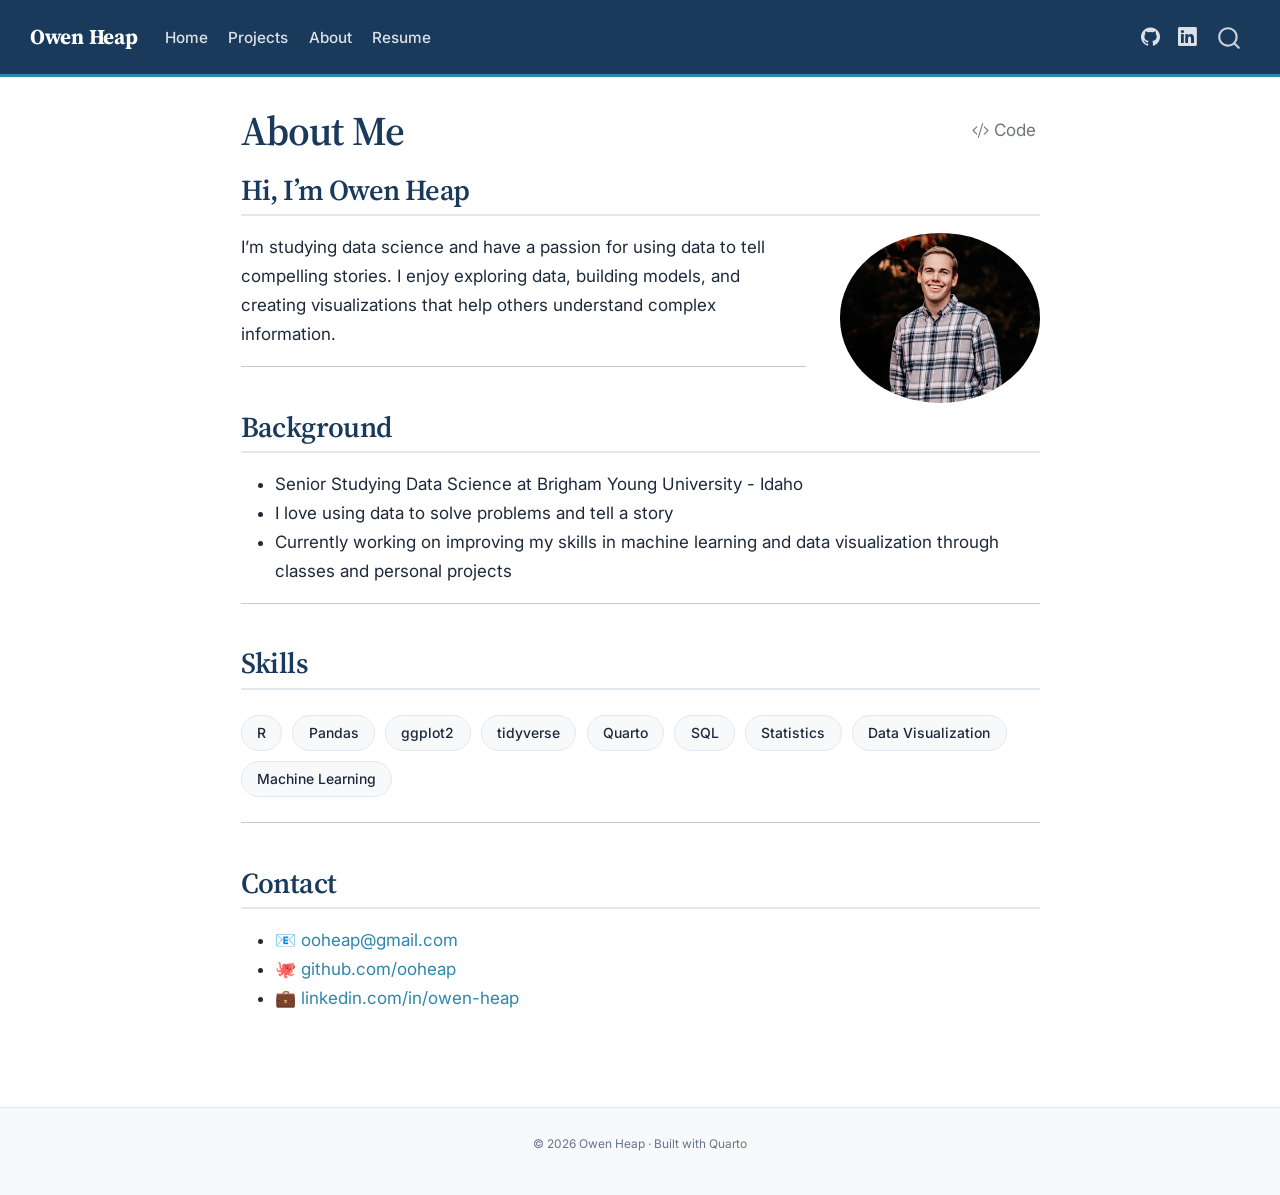
<file: about.html>
<!DOCTYPE html>
<html xmlns="http://www.w3.org/1999/xhtml" lang="en" xml:lang="en"><head>

<meta charset="utf-8">
<meta name="generator" content="quarto-1.10.19">

<meta name="viewport" content="width=device-width, initial-scale=1.0, user-scalable=yes">


<title>About Me – Owen Heap</title>
<style>
/* Default styles provided by pandoc.
** See https://pandoc.org/MANUAL.html#variables-for-html for config info.
*/
span.smallcaps{font-variant: small-caps;}
div.columns{display: flex; gap: 1.5em;}
div.column{flex: auto;}
@media screen {
div.columns{gap: min(4vw, 1.5em);}
div.column{overflow-x: auto;}
}
div.hanging-indent{margin-left: 1.5em; text-indent: -1.5em;}
ul.task-list{list-style: none;}
ul.task-list li input[type="checkbox"] {
  width: 0.8em;
  margin: 0 0.8em 0.2em -1em; /* quarto-specific, see https://github.com/quarto-dev/quarto-cli/issues/4556 */ 
  vertical-align: middle;
}
/* CSS for syntax highlighting */
html { -webkit-text-size-adjust: 100%; }
pre > code.sourceCode { white-space: pre; position: relative; }
pre > code.sourceCode > span { display: inline-block; line-height: 1.25; }
pre > code.sourceCode > span:empty { height: 1.2em; }
.sourceCode { overflow: visible; }
code.sourceCode > span { color: inherit; text-decoration: inherit; }
div.sourceCode { margin: 1em 0; }
pre.sourceCode { margin: 0; }
@media screen {
div.sourceCode { overflow: auto; }
}
@media print {
pre > code.sourceCode { white-space: pre-wrap; }
pre > code.sourceCode > span { text-indent: -5em; padding-left: 5em; }
}
pre.numberSource code
  { counter-reset: source-line 0; }
pre.numberSource code > span
  { position: relative; left: -4em; counter-increment: source-line; }
pre.numberSource code > span > a:first-child::before
  { content: counter(source-line);
    position: relative; left: -1em; text-align: right; vertical-align: baseline;
    border: none; display: inline-block;
    -webkit-touch-callout: none; -webkit-user-select: none;
    -khtml-user-select: none; -moz-user-select: none;
    -ms-user-select: none; user-select: none;
    padding: 0 4px; width: 4em;
  }
pre.numberSource { margin-left: 3em;  padding-left: 4px; }
div.sourceCode
  {   }
@media screen {
pre > code.sourceCode > span > a:first-child::before { text-decoration: underline; }
}
</style>


<script src="site_libs/quarto-nav/quarto-nav.js"></script>
<script src="site_libs/quarto-nav/headroom.min.js"></script>
<script src="site_libs/clipboard/clipboard.min.js"></script>
<script src="site_libs/quarto-search/autocomplete.umd.js"></script>
<script src="site_libs/quarto-search/fuse.min.js"></script>
<script src="site_libs/quarto-search/quarto-search.js"></script>
<meta name="quarto:offset" content="./">
<link href="./assets/img/favicon.ico" rel="icon">
<script src="site_libs/quarto-html/quarto.js" type="module"></script>
<script src="site_libs/quarto-html/tabsets/tabsets.js" type="module"></script>
<script src="site_libs/quarto-html/popper.min.js"></script>
<script src="site_libs/quarto-html/tippy.umd.min.js"></script>
<script src="site_libs/quarto-html/anchor.min.js"></script>
<link href="site_libs/quarto-html/tippy.css" rel="stylesheet">
<link href="site_libs/quarto-html/quarto-syntax-highlighting-5c1318cf63eba56dbef7ba16bc7d56f5.css" rel="stylesheet" id="quarto-text-highlighting-styles">
<script src="site_libs/bootstrap/bootstrap.min.js"></script>
<link href="site_libs/bootstrap/bootstrap-icons.css" rel="stylesheet">
<link href="site_libs/bootstrap/bootstrap-f2a7a6015cbbb7914ebe5c595b2b36cd.min.css" rel="stylesheet" append-hash="true" id="quarto-bootstrap" data-mode="light">
<script id="quarto-search-options" type="application/json">{
  "location": "navbar",
  "copy-button": false,
  "collapse-after": 3,
  "panel-placement": "end",
  "type": "overlay",
  "limit": 50,
  "keyboard-shortcut": [
    "f",
    "/",
    "s"
  ],
  "show-item-context": false,
  "language": {
    "search-no-results-text": "No results",
    "search-matching-documents-text": "matching documents",
    "search-copy-link-title": "Copy link to search",
    "search-hide-matches-text": "Hide additional matches",
    "search-more-match-text": "more match in this document",
    "search-more-matches-text": "more matches in this document",
    "search-clear-button-title": "Clear",
    "search-text-placeholder": "",
    "search-detached-cancel-button-title": "Cancel",
    "search-submit-button-title": "Submit",
    "search-label": "Search"
  }
}</script>


<link rel="stylesheet" href="custom.scss">
</head>

<body class="nav-fixed fullcontent quarto-light">

<div id="quarto-search-results"></div>
  <header id="quarto-header" class="headroom fixed-top">
    <nav class="navbar navbar-expand-lg " data-bs-theme="dark">
      <div class="navbar-container container-fluid">
      <div class="navbar-brand-container mx-auto">
    <a class="navbar-brand" href="./index.html">
    <span class="navbar-title">Owen Heap</span>
    </a>
  </div>
            <div id="quarto-search" class="" title="Search"></div>
          <button class="navbar-toggler" type="button" data-bs-toggle="collapse" data-bs-target="#navbarCollapse" aria-controls="navbarCollapse" role="menu" aria-expanded="false" aria-label="Toggle navigation" onclick="if (window.quartoToggleHeadroom) { window.quartoToggleHeadroom(); }">
  <span class="navbar-toggler-icon"></span>
</button>
          <div class="collapse navbar-collapse" id="navbarCollapse">
            <ul class="navbar-nav navbar-nav-scroll me-auto">
  <li class="nav-item">
    <a class="nav-link" href="./index.html"> 
<span class="menu-text">Home</span></a>
  </li>  
  <li class="nav-item">
    <a class="nav-link" href="./projects.html"> 
<span class="menu-text">Projects</span></a>
  </li>  
  <li class="nav-item">
    <a class="nav-link active" href="./about.html" aria-current="page"> 
<span class="menu-text">About</span></a>
  </li>  
  <li class="nav-item">
    <a class="nav-link" href="./resume.html"> 
<span class="menu-text">Resume</span></a>
  </li>  
</ul>
            <ul class="navbar-nav navbar-nav-scroll ms-auto">
  <li class="nav-item compact">
    <a class="nav-link" href="https://github.com/ooheap"> <i class="bi bi-github" role="img" aria-label="GitHub">
</i> 
<span class="menu-text"></span></a>
  </li>  
  <li class="nav-item compact">
    <a class="nav-link" href="https://www.linkedin.com/in/owen-heap/"> <i class="bi bi-linkedin" role="img" aria-label="LinkedIn">
</i> 
<span class="menu-text"></span></a>
  </li>  
</ul>
          </div> <!-- /navcollapse -->
            <div class="quarto-navbar-tools">
</div>
      </div> <!-- /container-fluid -->
    </nav>
</header>
<!-- content -->
<div id="quarto-content" class="quarto-container page-columns page-rows-contents page-layout-article page-navbar">
<!-- sidebar -->
<!-- margin-sidebar -->
    
<!-- main -->
<main class="content" id="quarto-document-content">

<header id="title-block-header" class="quarto-title-block default">
<div class="quarto-title">
<div class="quarto-title-block"><div><h1 class="title">About Me</h1><button type="button" class="btn code-tools-button" id="quarto-code-tools-source"><i class="bi"></i> Code</button></div></div>
</div>



<div class="quarto-title-meta">

    
  
    
  </div>
  


</header>


<section id="hi-im-owen-heap" class="level2">
<h2 class="anchored" data-anchor-id="hi-im-owen-heap">Hi, I’m Owen Heap</h2>
<p><img src="assets/owenheadshot.png" class="img-fluid" style="border-radius:50%; float:right; margin-left:2rem;" width="200"></p>
<p>I’m studying data science and have a passion for using data to tell compelling stories. I enjoy exploring data, building models, and creating visualizations that help others understand complex information.</p>
<hr>
</section>
<section id="background" class="level2">
<h2 class="anchored" data-anchor-id="background">Background</h2>
<ul>
<li>Senior Studying Data Science at Brigham Young University - Idaho</li>
<li>I love using data to solve problems and tell a story</li>
<li>Currently working on improving my skills in machine learning and data visualization through classes and personal projects</li>
</ul>
<hr>
</section>
<section id="skills" class="level2">
<h2 class="anchored" data-anchor-id="skills">Skills</h2>
<div class="skills-strip">
  <span class="skill-pill">R</span>
  <span class="skill-pill">Pandas</span>
  <span class="skill-pill">ggplot2</span>
  <span class="skill-pill">tidyverse</span>
  <span class="skill-pill">Quarto</span>
  <span class="skill-pill">SQL</span>
  <span class="skill-pill">Statistics</span>
  <span class="skill-pill">Data Visualization</span>
  <span class="skill-pill">Machine Learning</span>
</div>
<hr>
</section>
<section id="contact" class="level2">
<h2 class="anchored" data-anchor-id="contact">Contact</h2>
<ul>
<li>📧 <a href="mailto:ooheap@gmail.com">ooheap@gmail.com</a></li>
<li>🐙 <a href="https://github.com/ooheap">github.com/ooheap</a></li>
<li>💼 <a href="https://www.linkedin.com/in/owen-heap-574a572b6/">linkedin.com/in/owen-heap</a></li>
</ul>


<!-- -->

</section>

</main> <!-- /main -->
<script id="quarto-html-after-body" type="application/javascript">
  window.document.addEventListener("DOMContentLoaded", function (event) {
    const icon = "";
    const anchorJS = new window.AnchorJS();
    anchorJS.options = {
      placement: 'right',
      icon: icon
    };
    anchorJS.add('.anchored');
    const isCodeAnnotation = (el) => {
      for (const clz of el.classList) {
        if (clz.startsWith('code-annotation-')) {                     
          return true;
        }
      }
      return false;
    }
    const onCopySuccess = function(e) {
      // button target
      const button = e.trigger;
      // don't keep focus
      button.blur();
      // flash "checked"
      button.classList.add('code-copy-button-checked');
      var currentTitle = button.getAttribute("title");
      button.setAttribute("title", "Copied!");
      let tooltip;
      if (window.bootstrap) {
        button.setAttribute("data-bs-toggle", "tooltip");
        button.setAttribute("data-bs-placement", "left");
        button.setAttribute("data-bs-title", "Copied!");
        tooltip = new bootstrap.Tooltip(button, 
          { trigger: "manual", 
            customClass: "code-copy-button-tooltip",
            offset: [0, -8]});
        tooltip.show();    
      }
      setTimeout(function() {
        if (tooltip) {
          tooltip.hide();
          button.removeAttribute("data-bs-title");
          button.removeAttribute("data-bs-toggle");
          button.removeAttribute("data-bs-placement");
        }
        button.setAttribute("title", currentTitle);
        button.classList.remove('code-copy-button-checked');
      }, 1000);
      // clear code selection
      e.clearSelection();
    }
    const getTextToCopy = function(trigger) {
      const outerScaffold = trigger.parentElement.cloneNode(true);
      const codeEl = outerScaffold.querySelector('code');
      for (const childEl of codeEl.children) {
        if (isCodeAnnotation(childEl)) {
          childEl.remove();
        }
      }
      return codeEl.innerText;
    }
    const clipboard = new window.ClipboardJS('.code-copy-button:not([data-in-quarto-modal])', {
      text: getTextToCopy
    });
    clipboard.on('success', onCopySuccess);
    if (window.document.getElementById('quarto-embedded-source-code-modal')) {
      const clipboardModal = new window.ClipboardJS('.code-copy-button[data-in-quarto-modal]', {
        text: getTextToCopy,
        container: window.document.getElementById('quarto-embedded-source-code-modal')
      });
      clipboardModal.on('success', onCopySuccess);
    }
    const viewSource = window.document.getElementById('quarto-view-source') ||
                       window.document.getElementById('quarto-code-tools-source');
    if (viewSource) {
      const sourceUrl = viewSource.getAttribute("data-quarto-source-url");
      viewSource.addEventListener("click", function(e) {
        if (sourceUrl) {
          // rstudio viewer pane
          if (/\bcapabilities=\b/.test(window.location)) {
            window.open(sourceUrl);
          } else {
            window.location.href = sourceUrl;
          }
        } else {
          const modal = new bootstrap.Modal(document.getElementById('quarto-embedded-source-code-modal'));
          modal.show();
        }
        return false;
      });
    }
    function toggleCodeHandler(show) {
      return function(e) {
        const cellDetails = window.document.querySelectorAll(".cell details.code-fold");
        for (let i=0; i<cellDetails.length; i++) {
          const details = cellDetails[i];
          if (show) {
            details.open = true;
          } else {
            details.removeAttribute("open");
          }
        }
        const cellCodeDivs = window.document.querySelectorAll(".cell div.sourceCode.cell-code");
        const fromCls = show ? "hidden" : "unhidden";
        const toCls = show ? "unhidden" : "hidden";
        for (let i=0; i<cellCodeDivs.length; i++) {
          const codeDiv = cellCodeDivs[i];
          if (codeDiv.classList.contains(fromCls)) {
            codeDiv.classList.remove(fromCls);
            codeDiv.classList.add(toCls);
          } 
        }
        return false;
      }
    }
    const hideAllCode = window.document.getElementById("quarto-hide-all-code");
    if (hideAllCode) {
      hideAllCode.addEventListener("click", toggleCodeHandler(false));
    }
    const showAllCode = window.document.getElementById("quarto-show-all-code");
    if (showAllCode) {
      showAllCode.addEventListener("click", toggleCodeHandler(true));
    }
      var localhostRegex = new RegExp(/^(?:http|https):\/\/localhost\:?[0-9]*\//);
      var mailtoRegex = new RegExp(/^mailto:/);
        var filterRegex = new RegExp("https:\/\/ooheap\.github\.io\/owen-heap-portfolio\/");
      var isInternal = (href) => {
          return filterRegex.test(href) || localhostRegex.test(href) || mailtoRegex.test(href);
      }
      // Inspect non-navigation links and adorn them if external
     var links = window.document.querySelectorAll('a[href]:not(.nav-link):not(.navbar-brand):not(.toc-action):not(.sidebar-link):not(.sidebar-item-toggle):not(.pagination-link):not(.no-external):not([aria-hidden]):not(.dropdown-item):not(.quarto-navigation-tool):not(.about-link)');
      for (var i=0; i<links.length; i++) {
        const link = links[i];
        if (!isInternal(link.href)) {
          // undo the damage that might have been done by quarto-nav.js in the case of
          // links that we want to consider external
          if (link.dataset.originalHref !== undefined) {
            link.href = link.dataset.originalHref;
          }
        }
      }
    function tippyHover(el, contentFn, onTriggerFn, onUntriggerFn) {
      const config = {
        allowHTML: true,
        maxWidth: 500,
        delay: 100,
        arrow: false,
        appendTo: function(el) {
            return el.parentElement;
        },
        interactive: true,
        interactiveBorder: 10,
        theme: 'quarto',
        placement: 'bottom-start',
      };
      if (contentFn) {
        config.content = contentFn;
      }
      if (onTriggerFn) {
        config.onTrigger = onTriggerFn;
      }
      if (onUntriggerFn) {
        config.onUntrigger = onUntriggerFn;
      }
      window.tippy(el, config); 
    }
    const noterefs = window.document.querySelectorAll('a[role="doc-noteref"]');
    for (var i=0; i<noterefs.length; i++) {
      const ref = noterefs[i];
      tippyHover(ref, function() {
        // use id or data attribute instead here
        let href = ref.getAttribute('data-footnote-href') || ref.getAttribute('href');
        try { href = new URL(href).hash; } catch {}
        const id = href.replace(/^#\/?/, "");
        const note = window.document.getElementById(id);
        if (note) {
          return note.innerHTML;
        } else {
          return "";
        }
      });
    }
    const xrefs = window.document.querySelectorAll('a.quarto-xref');
    const processXRef = (id, note) => {
      // Strip column container classes
      const stripColumnClz = (el) => {
        el.classList.remove("page-full", "page-columns");
        if (el.children) {
          for (const child of el.children) {
            stripColumnClz(child);
          }
        }
      }
      stripColumnClz(note)
      if (id === null || id.startsWith('sec-')) {
        // Special case sections, only their first couple elements
        const container = document.createElement("div");
        if (note.children && note.children.length > 2) {
          container.appendChild(note.children[0].cloneNode(true));
          for (let i = 1; i < note.children.length; i++) {
            const child = note.children[i];
            if (child.tagName === "P" && child.innerText === "") {
              continue;
            } else {
              container.appendChild(child.cloneNode(true));
              break;
            }
          }
          if (window.Quarto?.typesetMath) {
            window.Quarto.typesetMath(container);
          }
          return container.innerHTML
        } else {
          if (window.Quarto?.typesetMath) {
            window.Quarto.typesetMath(note);
          }
          return note.innerHTML;
        }
      } else {
        // Remove any anchor links if they are present
        const anchorLink = note.querySelector('a.anchorjs-link');
        if (anchorLink) {
          anchorLink.remove();
        }
        if (window.Quarto?.typesetMath) {
          window.Quarto.typesetMath(note);
        }
        if (note.classList.contains("callout")) {
          return note.outerHTML;
        } else {
          return note.innerHTML;
        }
      }
    }
    for (var i=0; i<xrefs.length; i++) {
      const xref = xrefs[i];
      tippyHover(xref, undefined, function(instance) {
        instance.disable();
        let url = xref.getAttribute('href');
        let hash = undefined; 
        if (url.startsWith('#')) {
          hash = url;
        } else {
          try { hash = new URL(url).hash; } catch {}
        }
        if (hash) {
          const id = hash.replace(/^#\/?/, "");
          const note = window.document.getElementById(id);
          if (note !== null) {
            try {
              const html = processXRef(id, note.cloneNode(true));
              instance.setContent(html);
            } finally {
              instance.enable();
              instance.show();
            }
          } else {
            // See if we can fetch this
            fetch(url.split('#')[0])
            .then(res => res.text())
            .then(html => {
              const parser = new DOMParser();
              const htmlDoc = parser.parseFromString(html, "text/html");
              const note = htmlDoc.getElementById(id);
              if (note !== null) {
                const html = processXRef(id, note);
                instance.setContent(html);
              } 
            }).finally(() => {
              instance.enable();
              instance.show();
            });
          }
        } else {
          // See if we can fetch a full url (with no hash to target)
          // This is a special case and we should probably do some content thinning / targeting
          fetch(url)
          .then(res => res.text())
          .then(html => {
            const parser = new DOMParser();
            const htmlDoc = parser.parseFromString(html, "text/html");
            const note = htmlDoc.querySelector('main.content');
            if (note !== null) {
              // This should only happen for chapter cross references
              // (since there is no id in the URL)
              // remove the first header
              if (note.children.length > 0 && note.children[0].tagName === "HEADER") {
                note.children[0].remove();
              }
              const html = processXRef(null, note);
              instance.setContent(html);
            } 
          }).finally(() => {
            instance.enable();
            instance.show();
          });
        }
      }, function(instance) {
      });
    }
        let selectedAnnoteEl;
        const selectorForAnnotation = ( cell, annotation) => {
          let cellAttr = 'data-code-cell="' + cell + '"';
          let lineAttr = 'data-code-annotation="' +  annotation + '"';
          const selector = 'span[' + cellAttr + '][' + lineAttr + ']';
          return selector;
        }
        const selectCodeLines = (annoteEl) => {
          const doc = window.document;
          const targetCell = annoteEl.getAttribute("data-target-cell");
          const targetAnnotation = annoteEl.getAttribute("data-target-annotation");
          const annoteSpan = window.document.querySelector(selectorForAnnotation(targetCell, targetAnnotation));
          const lines = annoteSpan.getAttribute("data-code-lines").split(",");
          const lineIds = lines.map((line) => {
            return targetCell + "-" + line;
          })
          let top = null;
          let height = null;
          let parent = null;
          if (lineIds.length > 0) {
              //compute the position of the single el (top and bottom and make a div)
              const el = window.document.getElementById(lineIds[0]);
              top = el.offsetTop;
              height = el.offsetHeight;
              parent = el.parentElement.parentElement;
            if (lineIds.length > 1) {
              const lastEl = window.document.getElementById(lineIds[lineIds.length - 1]);
              const bottom = lastEl.offsetTop + lastEl.offsetHeight;
              height = bottom - top;
            }
            if (top !== null && height !== null && parent !== null) {
              // cook up a div (if necessary) and position it 
              let div = window.document.getElementById("code-annotation-line-highlight");
              if (div === null) {
                div = window.document.createElement("div");
                div.setAttribute("id", "code-annotation-line-highlight");
                div.style.position = 'absolute';
                parent.appendChild(div);
              }
              div.style.top = top - 2 + "px";
              div.style.height = height + 4 + "px";
              div.style.left = 0;
              let gutterDiv = window.document.getElementById("code-annotation-line-highlight-gutter");
              if (gutterDiv === null) {
                gutterDiv = window.document.createElement("div");
                gutterDiv.setAttribute("id", "code-annotation-line-highlight-gutter");
                gutterDiv.style.position = 'absolute';
                const codeCell = window.document.getElementById(targetCell);
                const gutter = codeCell.querySelector('.code-annotation-gutter');
                gutter.appendChild(gutterDiv);
              }
              gutterDiv.style.top = top - 2 + "px";
              gutterDiv.style.height = height + 4 + "px";
            }
            selectedAnnoteEl = annoteEl;
          }
        };
        const unselectCodeLines = () => {
          const elementsIds = ["code-annotation-line-highlight", "code-annotation-line-highlight-gutter"];
          elementsIds.forEach((elId) => {
            const div = window.document.getElementById(elId);
            if (div) {
              div.remove();
            }
          });
          selectedAnnoteEl = undefined;
        };
          // Handle positioning of the toggle
      window.addEventListener(
        "resize",
        throttle(() => {
          elRect = undefined;
          if (selectedAnnoteEl) {
            selectCodeLines(selectedAnnoteEl);
          }
        }, 10)
      );
      function throttle(fn, ms) {
      let throttle = false;
      let timer;
        return (...args) => {
          if(!throttle) { // first call gets through
              fn.apply(this, args);
              throttle = true;
          } else { // all the others get throttled
              if(timer) clearTimeout(timer); // cancel #2
              timer = setTimeout(() => {
                fn.apply(this, args);
                timer = throttle = false;
              }, ms);
          }
        };
      }
        // Attach click handler to the DT
        const annoteDls = window.document.querySelectorAll('dt[data-target-cell]');
        for (const annoteDlNode of annoteDls) {
          annoteDlNode.addEventListener('click', (event) => {
            const clickedEl = event.target;
            if (clickedEl !== selectedAnnoteEl) {
              unselectCodeLines();
              const activeEl = window.document.querySelector('dt[data-target-cell].code-annotation-active');
              if (activeEl) {
                activeEl.classList.remove('code-annotation-active');
              }
              selectCodeLines(clickedEl);
              clickedEl.classList.add('code-annotation-active');
            } else {
              // Unselect the line
              unselectCodeLines();
              clickedEl.classList.remove('code-annotation-active');
            }
          });
        }
    const findCites = (el) => {
      const parentEl = el.parentElement;
      if (parentEl) {
        const cites = parentEl.dataset.cites;
        if (cites) {
          return {
            el,
            cites: cites.split(' ')
          };
        } else {
          return findCites(el.parentElement)
        }
      } else {
        return undefined;
      }
    };
    var bibliorefs = window.document.querySelectorAll('a[role="doc-biblioref"]');
    for (var i=0; i<bibliorefs.length; i++) {
      const ref = bibliorefs[i];
      const citeInfo = findCites(ref);
      if (citeInfo) {
        tippyHover(citeInfo.el, function() {
          var popup = window.document.createElement('div');
          citeInfo.cites.forEach(function(cite) {
            var citeDiv = window.document.createElement('div');
            citeDiv.classList.add('hanging-indent');
            citeDiv.classList.add('csl-entry');
            var biblioDiv = window.document.getElementById('ref-' + cite);
            if (biblioDiv) {
              citeDiv.innerHTML = biblioDiv.innerHTML;
            }
            popup.appendChild(citeDiv);
          });
          return popup.innerHTML;
        });
      }
    }
  });
  </script><div class="modal fade" id="quarto-embedded-source-code-modal" tabindex="-1" aria-labelledby="quarto-embedded-source-code-modal-label" aria-hidden="true"><div class="modal-dialog modal-dialog-scrollable"><div class="modal-content"><div class="modal-header"><h5 class="modal-title" id="quarto-embedded-source-code-modal-label">Source Code</h5><button class="btn-close" data-bs-dismiss="modal"></button></div><div class="modal-body"><div class="">
<div class="code-copy-outer-scaffold"><div class="sourceCode" id="cb1" data-shortcodes="false"><pre class="sourceCode markdown code-with-copy"><code class="sourceCode markdown"><span id="cb1-1"><a href="#cb1-1" aria-hidden="true" tabindex="-1"></a><span class="co">---</span></span>
<span id="cb1-2"><a href="#cb1-2" aria-hidden="true" tabindex="-1"></a><span class="an">title:</span><span class="co"> "About Me"</span></span>
<span id="cb1-3"><a href="#cb1-3" aria-hidden="true" tabindex="-1"></a><span class="an">toc:</span><span class="co"> false</span></span>
<span id="cb1-4"><a href="#cb1-4" aria-hidden="true" tabindex="-1"></a><span class="co">---</span></span>
<span id="cb1-5"><a href="#cb1-5" aria-hidden="true" tabindex="-1"></a></span>
<span id="cb1-6"><a href="#cb1-6" aria-hidden="true" tabindex="-1"></a><span class="fu">## Hi, I'm Owen Heap</span></span>
<span id="cb1-7"><a href="#cb1-7" aria-hidden="true" tabindex="-1"></a></span>
<span id="cb1-8"><a href="#cb1-8" aria-hidden="true" tabindex="-1"></a><span class="al">![](assets/owenheadshot.png)</span>{width=200px style="border-radius:50%; float:right; margin-left:2rem;"}</span>
<span id="cb1-9"><a href="#cb1-9" aria-hidden="true" tabindex="-1"></a></span>
<span id="cb1-10"><a href="#cb1-10" aria-hidden="true" tabindex="-1"></a>I'm studying data science and have a passion for using data to tell compelling stories. I enjoy exploring data, building models, and creating visualizations that help others understand complex information.</span>
<span id="cb1-11"><a href="#cb1-11" aria-hidden="true" tabindex="-1"></a></span>
<span id="cb1-12"><a href="#cb1-12" aria-hidden="true" tabindex="-1"></a>---</span>
<span id="cb1-13"><a href="#cb1-13" aria-hidden="true" tabindex="-1"></a></span>
<span id="cb1-14"><a href="#cb1-14" aria-hidden="true" tabindex="-1"></a><span class="fu">## Background</span></span>
<span id="cb1-15"><a href="#cb1-15" aria-hidden="true" tabindex="-1"></a></span>
<span id="cb1-16"><a href="#cb1-16" aria-hidden="true" tabindex="-1"></a><span class="ss">- </span>Senior Studying Data Science at Brigham Young University - Idaho</span>
<span id="cb1-17"><a href="#cb1-17" aria-hidden="true" tabindex="-1"></a><span class="ss">- </span>I love using data to solve problems and tell a story</span>
<span id="cb1-18"><a href="#cb1-18" aria-hidden="true" tabindex="-1"></a><span class="ss">- </span>Currently working on improving my skills in machine learning and data visualization through classes and personal projects</span>
<span id="cb1-19"><a href="#cb1-19" aria-hidden="true" tabindex="-1"></a></span>
<span id="cb1-20"><a href="#cb1-20" aria-hidden="true" tabindex="-1"></a>---</span>
<span id="cb1-21"><a href="#cb1-21" aria-hidden="true" tabindex="-1"></a></span>
<span id="cb1-22"><a href="#cb1-22" aria-hidden="true" tabindex="-1"></a><span class="fu">## Skills</span></span>
<span id="cb1-23"><a href="#cb1-23" aria-hidden="true" tabindex="-1"></a></span>
<span id="cb1-24"><a href="#cb1-24" aria-hidden="true" tabindex="-1"></a><span class="in">```{=html}</span></span>
<span id="cb1-25"><a href="#cb1-25" aria-hidden="true" tabindex="-1"></a><span class="in">&lt;div class="skills-strip"&gt;</span></span>
<span id="cb1-26"><a href="#cb1-26" aria-hidden="true" tabindex="-1"></a><span class="in">  &lt;span class="skill-pill"&gt;R&lt;/span&gt;</span></span>
<span id="cb1-27"><a href="#cb1-27" aria-hidden="true" tabindex="-1"></a><span class="in">  &lt;span class="skill-pill"&gt;Pandas&lt;/span&gt;</span></span>
<span id="cb1-28"><a href="#cb1-28" aria-hidden="true" tabindex="-1"></a><span class="in">  &lt;span class="skill-pill"&gt;ggplot2&lt;/span&gt;</span></span>
<span id="cb1-29"><a href="#cb1-29" aria-hidden="true" tabindex="-1"></a><span class="in">  &lt;span class="skill-pill"&gt;tidyverse&lt;/span&gt;</span></span>
<span id="cb1-30"><a href="#cb1-30" aria-hidden="true" tabindex="-1"></a><span class="in">  &lt;span class="skill-pill"&gt;Quarto&lt;/span&gt;</span></span>
<span id="cb1-31"><a href="#cb1-31" aria-hidden="true" tabindex="-1"></a><span class="in">  &lt;span class="skill-pill"&gt;SQL&lt;/span&gt;</span></span>
<span id="cb1-32"><a href="#cb1-32" aria-hidden="true" tabindex="-1"></a><span class="in">  &lt;span class="skill-pill"&gt;Statistics&lt;/span&gt;</span></span>
<span id="cb1-33"><a href="#cb1-33" aria-hidden="true" tabindex="-1"></a><span class="in">  &lt;span class="skill-pill"&gt;Data Visualization&lt;/span&gt;</span></span>
<span id="cb1-34"><a href="#cb1-34" aria-hidden="true" tabindex="-1"></a><span class="in">  &lt;span class="skill-pill"&gt;Machine Learning&lt;/span&gt;</span></span>
<span id="cb1-35"><a href="#cb1-35" aria-hidden="true" tabindex="-1"></a><span class="in">&lt;/div&gt;</span></span>
<span id="cb1-36"><a href="#cb1-36" aria-hidden="true" tabindex="-1"></a><span class="in">```</span></span>
<span id="cb1-37"><a href="#cb1-37" aria-hidden="true" tabindex="-1"></a></span>
<span id="cb1-38"><a href="#cb1-38" aria-hidden="true" tabindex="-1"></a>---</span>
<span id="cb1-39"><a href="#cb1-39" aria-hidden="true" tabindex="-1"></a></span>
<span id="cb1-40"><a href="#cb1-40" aria-hidden="true" tabindex="-1"></a><span class="fu">## Contact</span></span>
<span id="cb1-41"><a href="#cb1-41" aria-hidden="true" tabindex="-1"></a></span>
<span id="cb1-42"><a href="#cb1-42" aria-hidden="true" tabindex="-1"></a><span class="ss">- </span>📧 <span class="co">[</span><span class="ot">ooheap@gmail.com</span><span class="co">](mailto:ooheap@gmail.com)</span></span>
<span id="cb1-43"><a href="#cb1-43" aria-hidden="true" tabindex="-1"></a><span class="ss">- </span>🐙 <span class="co">[</span><span class="ot">github.com/ooheap</span><span class="co">](https://github.com/ooheap)</span></span>
<span id="cb1-44"><a href="#cb1-44" aria-hidden="true" tabindex="-1"></a><span class="ss">- </span>💼 <span class="co">[</span><span class="ot">linkedin.com/in/owen-heap</span><span class="co">](https://www.linkedin.com/in/owen-heap-574a572b6/)</span></span></code></pre></div><button title="Copy to Clipboard" class="code-copy-button" data-in-quarto-modal=""><i class="bi"></i></button></div>
</div></div></div></div></div>
</div> <!-- /content -->
<footer class="footer">
  <div class="nav-footer">
    <div class="nav-footer-left">
      &nbsp;
    </div>   
    <div class="nav-footer-center">
<p>© 2026 Owen Heap · Built with <a href="https://quarto.org">Quarto</a></p>
</div>
    <div class="nav-footer-right">
      &nbsp;
    </div>
  </div>
</footer>




</body></html>
</file>
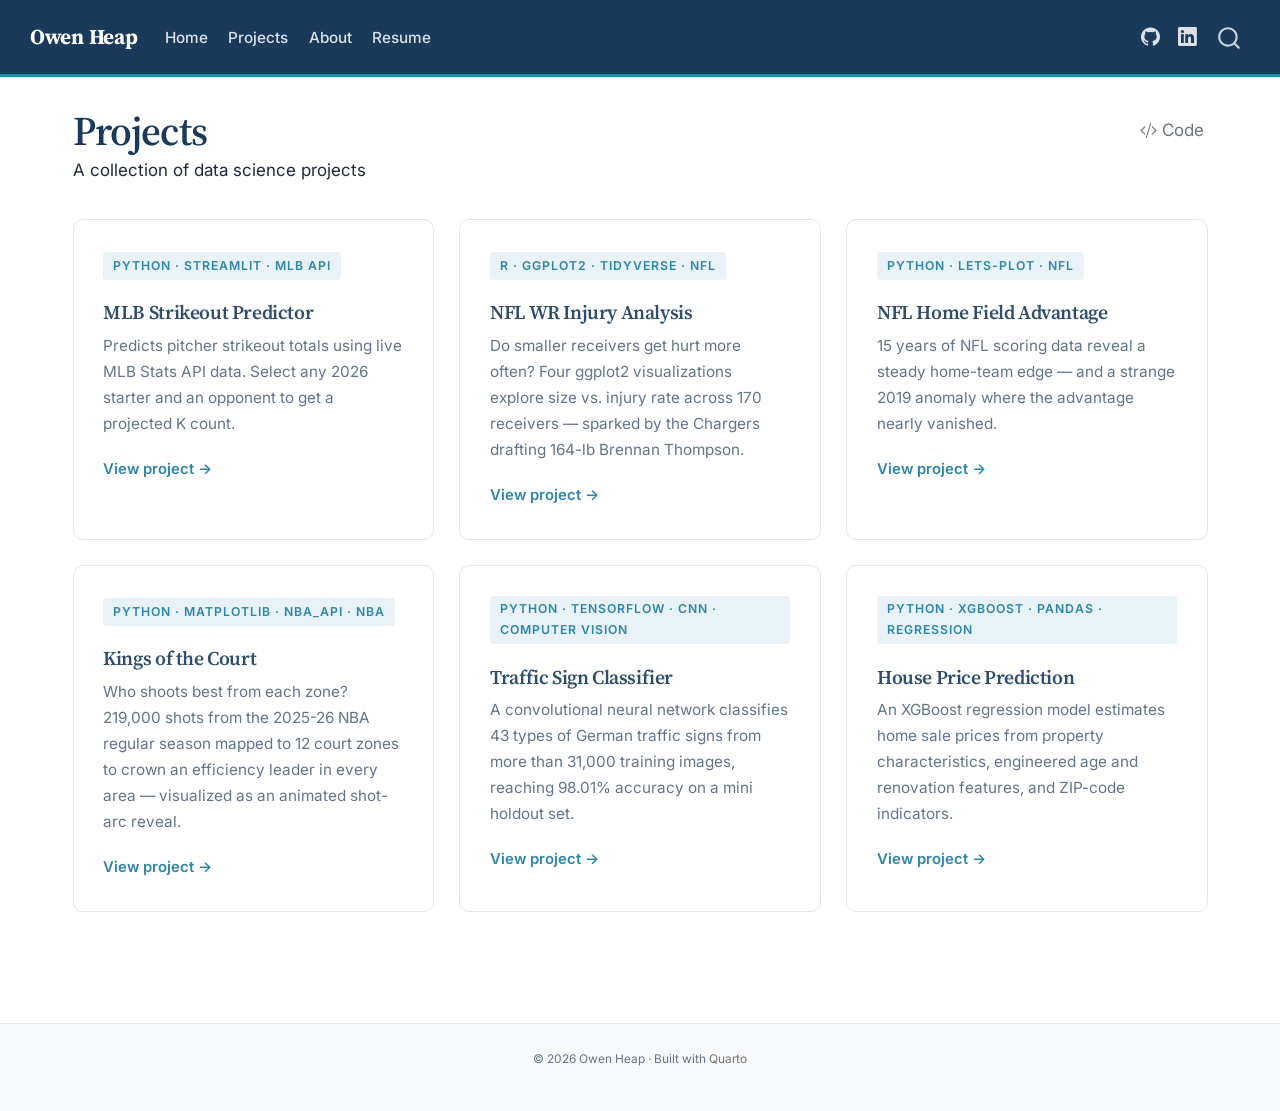
<file: projects.html>
<!DOCTYPE html>
<html xmlns="http://www.w3.org/1999/xhtml" lang="en" xml:lang="en"><head>

<meta charset="utf-8">
<meta name="generator" content="quarto-1.10.19">

<meta name="viewport" content="width=device-width, initial-scale=1.0, user-scalable=yes">

<meta name="description" content="A collection of data science projects">

<title>Projects – Owen Heap</title>
<style>
/* Default styles provided by pandoc.
** See https://pandoc.org/MANUAL.html#variables-for-html for config info.
*/
span.smallcaps{font-variant: small-caps;}
div.columns{display: flex; gap: 1.5em;}
div.column{flex: auto;}
@media screen {
div.columns{gap: min(4vw, 1.5em);}
div.column{overflow-x: auto;}
}
div.hanging-indent{margin-left: 1.5em; text-indent: -1.5em;}
ul.task-list{list-style: none;}
ul.task-list li input[type="checkbox"] {
  width: 0.8em;
  margin: 0 0.8em 0.2em -1em; /* quarto-specific, see https://github.com/quarto-dev/quarto-cli/issues/4556 */ 
  vertical-align: middle;
}
/* CSS for syntax highlighting */
html { -webkit-text-size-adjust: 100%; }
pre > code.sourceCode { white-space: pre; position: relative; }
pre > code.sourceCode > span { display: inline-block; line-height: 1.25; }
pre > code.sourceCode > span:empty { height: 1.2em; }
.sourceCode { overflow: visible; }
code.sourceCode > span { color: inherit; text-decoration: inherit; }
div.sourceCode { margin: 1em 0; }
pre.sourceCode { margin: 0; }
@media screen {
div.sourceCode { overflow: auto; }
}
@media print {
pre > code.sourceCode { white-space: pre-wrap; }
pre > code.sourceCode > span { text-indent: -5em; padding-left: 5em; }
}
pre.numberSource code
  { counter-reset: source-line 0; }
pre.numberSource code > span
  { position: relative; left: -4em; counter-increment: source-line; }
pre.numberSource code > span > a:first-child::before
  { content: counter(source-line);
    position: relative; left: -1em; text-align: right; vertical-align: baseline;
    border: none; display: inline-block;
    -webkit-touch-callout: none; -webkit-user-select: none;
    -khtml-user-select: none; -moz-user-select: none;
    -ms-user-select: none; user-select: none;
    padding: 0 4px; width: 4em;
  }
pre.numberSource { margin-left: 3em;  padding-left: 4px; }
div.sourceCode
  {   }
@media screen {
pre > code.sourceCode > span > a:first-child::before { text-decoration: underline; }
}
</style>


<script src="site_libs/quarto-nav/quarto-nav.js"></script>
<script src="site_libs/quarto-nav/headroom.min.js"></script>
<script src="site_libs/clipboard/clipboard.min.js"></script>
<script src="site_libs/quarto-search/autocomplete.umd.js"></script>
<script src="site_libs/quarto-search/fuse.min.js"></script>
<script src="site_libs/quarto-search/quarto-search.js"></script>
<meta name="quarto:offset" content="./">
<link href="./assets/img/favicon.ico" rel="icon">
<script src="site_libs/quarto-html/quarto.js" type="module"></script>
<script src="site_libs/quarto-html/tabsets/tabsets.js" type="module"></script>
<script src="site_libs/quarto-html/popper.min.js"></script>
<script src="site_libs/quarto-html/tippy.umd.min.js"></script>
<script src="site_libs/quarto-html/anchor.min.js"></script>
<link href="site_libs/quarto-html/tippy.css" rel="stylesheet">
<link href="site_libs/quarto-html/quarto-syntax-highlighting-5c1318cf63eba56dbef7ba16bc7d56f5.css" rel="stylesheet" id="quarto-text-highlighting-styles">
<script src="site_libs/bootstrap/bootstrap.min.js"></script>
<link href="site_libs/bootstrap/bootstrap-icons.css" rel="stylesheet">
<link href="site_libs/bootstrap/bootstrap-f2a7a6015cbbb7914ebe5c595b2b36cd.min.css" rel="stylesheet" append-hash="true" id="quarto-bootstrap" data-mode="light">
<script id="quarto-search-options" type="application/json">{
  "location": "navbar",
  "copy-button": false,
  "collapse-after": 3,
  "panel-placement": "end",
  "type": "overlay",
  "limit": 50,
  "keyboard-shortcut": [
    "f",
    "/",
    "s"
  ],
  "show-item-context": false,
  "language": {
    "search-no-results-text": "No results",
    "search-matching-documents-text": "matching documents",
    "search-copy-link-title": "Copy link to search",
    "search-hide-matches-text": "Hide additional matches",
    "search-more-match-text": "more match in this document",
    "search-more-matches-text": "more matches in this document",
    "search-clear-button-title": "Clear",
    "search-text-placeholder": "",
    "search-detached-cancel-button-title": "Cancel",
    "search-submit-button-title": "Submit",
    "search-label": "Search"
  }
}</script>


<link rel="stylesheet" href="custom.scss">
</head>

<body class="nav-fixed quarto-light">

<div id="quarto-search-results"></div>
  <header id="quarto-header" class="headroom fixed-top">
    <nav class="navbar navbar-expand-lg " data-bs-theme="dark">
      <div class="navbar-container container-fluid">
      <div class="navbar-brand-container mx-auto">
    <a class="navbar-brand" href="./index.html">
    <span class="navbar-title">Owen Heap</span>
    </a>
  </div>
            <div id="quarto-search" class="" title="Search"></div>
          <button class="navbar-toggler" type="button" data-bs-toggle="collapse" data-bs-target="#navbarCollapse" aria-controls="navbarCollapse" role="menu" aria-expanded="false" aria-label="Toggle navigation" onclick="if (window.quartoToggleHeadroom) { window.quartoToggleHeadroom(); }">
  <span class="navbar-toggler-icon"></span>
</button>
          <div class="collapse navbar-collapse" id="navbarCollapse">
            <ul class="navbar-nav navbar-nav-scroll me-auto">
  <li class="nav-item">
    <a class="nav-link" href="./index.html"> 
<span class="menu-text">Home</span></a>
  </li>  
  <li class="nav-item">
    <a class="nav-link active" href="./projects.html" aria-current="page"> 
<span class="menu-text">Projects</span></a>
  </li>  
  <li class="nav-item">
    <a class="nav-link" href="./about.html"> 
<span class="menu-text">About</span></a>
  </li>  
  <li class="nav-item">
    <a class="nav-link" href="./resume.html"> 
<span class="menu-text">Resume</span></a>
  </li>  
</ul>
            <ul class="navbar-nav navbar-nav-scroll ms-auto">
  <li class="nav-item compact">
    <a class="nav-link" href="https://github.com/ooheap"> <i class="bi bi-github" role="img" aria-label="GitHub">
</i> 
<span class="menu-text"></span></a>
  </li>  
  <li class="nav-item compact">
    <a class="nav-link" href="https://www.linkedin.com/in/owen-heap/"> <i class="bi bi-linkedin" role="img" aria-label="LinkedIn">
</i> 
<span class="menu-text"></span></a>
  </li>  
</ul>
          </div> <!-- /navcollapse -->
            <div class="quarto-navbar-tools">
</div>
      </div> <!-- /container-fluid -->
    </nav>
</header>
<!-- content -->
<div id="quarto-content" class="quarto-container page-columns page-rows-contents page-layout-full page-navbar">
<!-- sidebar -->
<!-- margin-sidebar -->
    
<!-- main -->
<main class="content column-page" id="quarto-document-content">

<header id="title-block-header" class="quarto-title-block default">
<div class="quarto-title">
<div class="quarto-title-block"><div><h1 class="title">Projects</h1><button type="button" class="btn code-tools-button" id="quarto-code-tools-source"><i class="bi"></i> Code</button></div></div>
</div>

<div>
  <div class="description">
    A collection of data science projects
  </div>
</div>


<div class="quarto-title-meta column-page">

    
  
    
  </div>
  


</header>


<div class="card-grid">

  <div class="proj-card">
    <span class="proj-tag">Python · Streamlit · MLB API</span>
    <h3 class="anchored">MLB Strikeout Predictor</h3>
    <p>Predicts pitcher strikeout totals using live MLB Stats API data. Select any 2026 starter and an opponent to get a projected K count.</p>
    <a href="posts/mlb-strikeout-predictor.html">View project →</a>
  </div>

  <div class="proj-card">
    <span class="proj-tag">R · ggplot2 · tidyverse · NFL</span>
    <h3 class="anchored">NFL WR Injury Analysis</h3>
    <p>Do smaller receivers get hurt more often? Four ggplot2 visualizations explore size vs. injury rate across 170 receivers — sparked by the Chargers drafting 164-lb Brennan Thompson.</p>
    <a href="posts/nfl-wr-injury-analysis.html">View project →</a>
  </div>

  <div class="proj-card">
    <span class="proj-tag">Python · Lets-Plot · NFL</span>
    <h3 class="anchored">NFL Home Field Advantage</h3>
    <p>15 years of NFL scoring data reveal a steady home-team edge — and a strange 2019 anomaly where the advantage nearly vanished.</p>
    <a href="posts/Home_Field_Advantage.html">View project →</a>
  </div>

  <div class="proj-card">
    <span class="proj-tag">Python · matplotlib · nba_api · NBA</span>
    <h3 class="anchored">Kings of the Court</h3>
    <p>Who shoots best from each zone? 219,000 shots from the 2025-26 NBA regular season mapped to 12 court zones to crown an efficiency leader in every area — visualized as an animated shot-arc reveal.</p>
    <a href="posts/kings-of-the-court.html">View project →</a>
  </div>

  <div class="proj-card">
    <span class="proj-tag">Python · TensorFlow · CNN · Computer Vision</span>
    <h3 class="anchored">Traffic Sign Classifier</h3>
    <p>A convolutional neural network classifies 43 types of German traffic signs from more than 31,000 training images, reaching 98.01% accuracy on a mini holdout set.</p>
    <a href="posts/traffic-sign-classifier.html">View project →</a>
  </div>

  <div class="proj-card">
    <span class="proj-tag">Python · XGBoost · pandas · Regression</span>
    <h3 class="anchored">House Price Prediction</h3>
    <p>An XGBoost regression model estimates home sale prices from property characteristics, engineered age and renovation features, and ZIP-code indicators.</p>
    <a href="posts/house-price-prediction.html">View project →</a>
  </div>

</div>


<!-- -->


</main> <!-- /main -->
<script id="quarto-html-after-body" type="application/javascript">
  window.document.addEventListener("DOMContentLoaded", function (event) {
    const icon = "";
    const anchorJS = new window.AnchorJS();
    anchorJS.options = {
      placement: 'right',
      icon: icon
    };
    anchorJS.add('.anchored');
    const isCodeAnnotation = (el) => {
      for (const clz of el.classList) {
        if (clz.startsWith('code-annotation-')) {                     
          return true;
        }
      }
      return false;
    }
    const onCopySuccess = function(e) {
      // button target
      const button = e.trigger;
      // don't keep focus
      button.blur();
      // flash "checked"
      button.classList.add('code-copy-button-checked');
      var currentTitle = button.getAttribute("title");
      button.setAttribute("title", "Copied!");
      let tooltip;
      if (window.bootstrap) {
        button.setAttribute("data-bs-toggle", "tooltip");
        button.setAttribute("data-bs-placement", "left");
        button.setAttribute("data-bs-title", "Copied!");
        tooltip = new bootstrap.Tooltip(button, 
          { trigger: "manual", 
            customClass: "code-copy-button-tooltip",
            offset: [0, -8]});
        tooltip.show();    
      }
      setTimeout(function() {
        if (tooltip) {
          tooltip.hide();
          button.removeAttribute("data-bs-title");
          button.removeAttribute("data-bs-toggle");
          button.removeAttribute("data-bs-placement");
        }
        button.setAttribute("title", currentTitle);
        button.classList.remove('code-copy-button-checked');
      }, 1000);
      // clear code selection
      e.clearSelection();
    }
    const getTextToCopy = function(trigger) {
      const outerScaffold = trigger.parentElement.cloneNode(true);
      const codeEl = outerScaffold.querySelector('code');
      for (const childEl of codeEl.children) {
        if (isCodeAnnotation(childEl)) {
          childEl.remove();
        }
      }
      return codeEl.innerText;
    }
    const clipboard = new window.ClipboardJS('.code-copy-button:not([data-in-quarto-modal])', {
      text: getTextToCopy
    });
    clipboard.on('success', onCopySuccess);
    if (window.document.getElementById('quarto-embedded-source-code-modal')) {
      const clipboardModal = new window.ClipboardJS('.code-copy-button[data-in-quarto-modal]', {
        text: getTextToCopy,
        container: window.document.getElementById('quarto-embedded-source-code-modal')
      });
      clipboardModal.on('success', onCopySuccess);
    }
    const viewSource = window.document.getElementById('quarto-view-source') ||
                       window.document.getElementById('quarto-code-tools-source');
    if (viewSource) {
      const sourceUrl = viewSource.getAttribute("data-quarto-source-url");
      viewSource.addEventListener("click", function(e) {
        if (sourceUrl) {
          // rstudio viewer pane
          if (/\bcapabilities=\b/.test(window.location)) {
            window.open(sourceUrl);
          } else {
            window.location.href = sourceUrl;
          }
        } else {
          const modal = new bootstrap.Modal(document.getElementById('quarto-embedded-source-code-modal'));
          modal.show();
        }
        return false;
      });
    }
    function toggleCodeHandler(show) {
      return function(e) {
        const cellDetails = window.document.querySelectorAll(".cell details.code-fold");
        for (let i=0; i<cellDetails.length; i++) {
          const details = cellDetails[i];
          if (show) {
            details.open = true;
          } else {
            details.removeAttribute("open");
          }
        }
        const cellCodeDivs = window.document.querySelectorAll(".cell div.sourceCode.cell-code");
        const fromCls = show ? "hidden" : "unhidden";
        const toCls = show ? "unhidden" : "hidden";
        for (let i=0; i<cellCodeDivs.length; i++) {
          const codeDiv = cellCodeDivs[i];
          if (codeDiv.classList.contains(fromCls)) {
            codeDiv.classList.remove(fromCls);
            codeDiv.classList.add(toCls);
          } 
        }
        return false;
      }
    }
    const hideAllCode = window.document.getElementById("quarto-hide-all-code");
    if (hideAllCode) {
      hideAllCode.addEventListener("click", toggleCodeHandler(false));
    }
    const showAllCode = window.document.getElementById("quarto-show-all-code");
    if (showAllCode) {
      showAllCode.addEventListener("click", toggleCodeHandler(true));
    }
      var localhostRegex = new RegExp(/^(?:http|https):\/\/localhost\:?[0-9]*\//);
      var mailtoRegex = new RegExp(/^mailto:/);
        var filterRegex = new RegExp("https:\/\/ooheap\.github\.io\/owen-heap-portfolio\/");
      var isInternal = (href) => {
          return filterRegex.test(href) || localhostRegex.test(href) || mailtoRegex.test(href);
      }
      // Inspect non-navigation links and adorn them if external
     var links = window.document.querySelectorAll('a[href]:not(.nav-link):not(.navbar-brand):not(.toc-action):not(.sidebar-link):not(.sidebar-item-toggle):not(.pagination-link):not(.no-external):not([aria-hidden]):not(.dropdown-item):not(.quarto-navigation-tool):not(.about-link)');
      for (var i=0; i<links.length; i++) {
        const link = links[i];
        if (!isInternal(link.href)) {
          // undo the damage that might have been done by quarto-nav.js in the case of
          // links that we want to consider external
          if (link.dataset.originalHref !== undefined) {
            link.href = link.dataset.originalHref;
          }
        }
      }
    function tippyHover(el, contentFn, onTriggerFn, onUntriggerFn) {
      const config = {
        allowHTML: true,
        maxWidth: 500,
        delay: 100,
        arrow: false,
        appendTo: function(el) {
            return el.parentElement;
        },
        interactive: true,
        interactiveBorder: 10,
        theme: 'quarto',
        placement: 'bottom-start',
      };
      if (contentFn) {
        config.content = contentFn;
      }
      if (onTriggerFn) {
        config.onTrigger = onTriggerFn;
      }
      if (onUntriggerFn) {
        config.onUntrigger = onUntriggerFn;
      }
      window.tippy(el, config); 
    }
    const noterefs = window.document.querySelectorAll('a[role="doc-noteref"]');
    for (var i=0; i<noterefs.length; i++) {
      const ref = noterefs[i];
      tippyHover(ref, function() {
        // use id or data attribute instead here
        let href = ref.getAttribute('data-footnote-href') || ref.getAttribute('href');
        try { href = new URL(href).hash; } catch {}
        const id = href.replace(/^#\/?/, "");
        const note = window.document.getElementById(id);
        if (note) {
          return note.innerHTML;
        } else {
          return "";
        }
      });
    }
    const xrefs = window.document.querySelectorAll('a.quarto-xref');
    const processXRef = (id, note) => {
      // Strip column container classes
      const stripColumnClz = (el) => {
        el.classList.remove("page-full", "page-columns");
        if (el.children) {
          for (const child of el.children) {
            stripColumnClz(child);
          }
        }
      }
      stripColumnClz(note)
      if (id === null || id.startsWith('sec-')) {
        // Special case sections, only their first couple elements
        const container = document.createElement("div");
        if (note.children && note.children.length > 2) {
          container.appendChild(note.children[0].cloneNode(true));
          for (let i = 1; i < note.children.length; i++) {
            const child = note.children[i];
            if (child.tagName === "P" && child.innerText === "") {
              continue;
            } else {
              container.appendChild(child.cloneNode(true));
              break;
            }
          }
          if (window.Quarto?.typesetMath) {
            window.Quarto.typesetMath(container);
          }
          return container.innerHTML
        } else {
          if (window.Quarto?.typesetMath) {
            window.Quarto.typesetMath(note);
          }
          return note.innerHTML;
        }
      } else {
        // Remove any anchor links if they are present
        const anchorLink = note.querySelector('a.anchorjs-link');
        if (anchorLink) {
          anchorLink.remove();
        }
        if (window.Quarto?.typesetMath) {
          window.Quarto.typesetMath(note);
        }
        if (note.classList.contains("callout")) {
          return note.outerHTML;
        } else {
          return note.innerHTML;
        }
      }
    }
    for (var i=0; i<xrefs.length; i++) {
      const xref = xrefs[i];
      tippyHover(xref, undefined, function(instance) {
        instance.disable();
        let url = xref.getAttribute('href');
        let hash = undefined; 
        if (url.startsWith('#')) {
          hash = url;
        } else {
          try { hash = new URL(url).hash; } catch {}
        }
        if (hash) {
          const id = hash.replace(/^#\/?/, "");
          const note = window.document.getElementById(id);
          if (note !== null) {
            try {
              const html = processXRef(id, note.cloneNode(true));
              instance.setContent(html);
            } finally {
              instance.enable();
              instance.show();
            }
          } else {
            // See if we can fetch this
            fetch(url.split('#')[0])
            .then(res => res.text())
            .then(html => {
              const parser = new DOMParser();
              const htmlDoc = parser.parseFromString(html, "text/html");
              const note = htmlDoc.getElementById(id);
              if (note !== null) {
                const html = processXRef(id, note);
                instance.setContent(html);
              } 
            }).finally(() => {
              instance.enable();
              instance.show();
            });
          }
        } else {
          // See if we can fetch a full url (with no hash to target)
          // This is a special case and we should probably do some content thinning / targeting
          fetch(url)
          .then(res => res.text())
          .then(html => {
            const parser = new DOMParser();
            const htmlDoc = parser.parseFromString(html, "text/html");
            const note = htmlDoc.querySelector('main.content');
            if (note !== null) {
              // This should only happen for chapter cross references
              // (since there is no id in the URL)
              // remove the first header
              if (note.children.length > 0 && note.children[0].tagName === "HEADER") {
                note.children[0].remove();
              }
              const html = processXRef(null, note);
              instance.setContent(html);
            } 
          }).finally(() => {
            instance.enable();
            instance.show();
          });
        }
      }, function(instance) {
      });
    }
        let selectedAnnoteEl;
        const selectorForAnnotation = ( cell, annotation) => {
          let cellAttr = 'data-code-cell="' + cell + '"';
          let lineAttr = 'data-code-annotation="' +  annotation + '"';
          const selector = 'span[' + cellAttr + '][' + lineAttr + ']';
          return selector;
        }
        const selectCodeLines = (annoteEl) => {
          const doc = window.document;
          const targetCell = annoteEl.getAttribute("data-target-cell");
          const targetAnnotation = annoteEl.getAttribute("data-target-annotation");
          const annoteSpan = window.document.querySelector(selectorForAnnotation(targetCell, targetAnnotation));
          const lines = annoteSpan.getAttribute("data-code-lines").split(",");
          const lineIds = lines.map((line) => {
            return targetCell + "-" + line;
          })
          let top = null;
          let height = null;
          let parent = null;
          if (lineIds.length > 0) {
              //compute the position of the single el (top and bottom and make a div)
              const el = window.document.getElementById(lineIds[0]);
              top = el.offsetTop;
              height = el.offsetHeight;
              parent = el.parentElement.parentElement;
            if (lineIds.length > 1) {
              const lastEl = window.document.getElementById(lineIds[lineIds.length - 1]);
              const bottom = lastEl.offsetTop + lastEl.offsetHeight;
              height = bottom - top;
            }
            if (top !== null && height !== null && parent !== null) {
              // cook up a div (if necessary) and position it 
              let div = window.document.getElementById("code-annotation-line-highlight");
              if (div === null) {
                div = window.document.createElement("div");
                div.setAttribute("id", "code-annotation-line-highlight");
                div.style.position = 'absolute';
                parent.appendChild(div);
              }
              div.style.top = top - 2 + "px";
              div.style.height = height + 4 + "px";
              div.style.left = 0;
              let gutterDiv = window.document.getElementById("code-annotation-line-highlight-gutter");
              if (gutterDiv === null) {
                gutterDiv = window.document.createElement("div");
                gutterDiv.setAttribute("id", "code-annotation-line-highlight-gutter");
                gutterDiv.style.position = 'absolute';
                const codeCell = window.document.getElementById(targetCell);
                const gutter = codeCell.querySelector('.code-annotation-gutter');
                gutter.appendChild(gutterDiv);
              }
              gutterDiv.style.top = top - 2 + "px";
              gutterDiv.style.height = height + 4 + "px";
            }
            selectedAnnoteEl = annoteEl;
          }
        };
        const unselectCodeLines = () => {
          const elementsIds = ["code-annotation-line-highlight", "code-annotation-line-highlight-gutter"];
          elementsIds.forEach((elId) => {
            const div = window.document.getElementById(elId);
            if (div) {
              div.remove();
            }
          });
          selectedAnnoteEl = undefined;
        };
          // Handle positioning of the toggle
      window.addEventListener(
        "resize",
        throttle(() => {
          elRect = undefined;
          if (selectedAnnoteEl) {
            selectCodeLines(selectedAnnoteEl);
          }
        }, 10)
      );
      function throttle(fn, ms) {
      let throttle = false;
      let timer;
        return (...args) => {
          if(!throttle) { // first call gets through
              fn.apply(this, args);
              throttle = true;
          } else { // all the others get throttled
              if(timer) clearTimeout(timer); // cancel #2
              timer = setTimeout(() => {
                fn.apply(this, args);
                timer = throttle = false;
              }, ms);
          }
        };
      }
        // Attach click handler to the DT
        const annoteDls = window.document.querySelectorAll('dt[data-target-cell]');
        for (const annoteDlNode of annoteDls) {
          annoteDlNode.addEventListener('click', (event) => {
            const clickedEl = event.target;
            if (clickedEl !== selectedAnnoteEl) {
              unselectCodeLines();
              const activeEl = window.document.querySelector('dt[data-target-cell].code-annotation-active');
              if (activeEl) {
                activeEl.classList.remove('code-annotation-active');
              }
              selectCodeLines(clickedEl);
              clickedEl.classList.add('code-annotation-active');
            } else {
              // Unselect the line
              unselectCodeLines();
              clickedEl.classList.remove('code-annotation-active');
            }
          });
        }
    const findCites = (el) => {
      const parentEl = el.parentElement;
      if (parentEl) {
        const cites = parentEl.dataset.cites;
        if (cites) {
          return {
            el,
            cites: cites.split(' ')
          };
        } else {
          return findCites(el.parentElement)
        }
      } else {
        return undefined;
      }
    };
    var bibliorefs = window.document.querySelectorAll('a[role="doc-biblioref"]');
    for (var i=0; i<bibliorefs.length; i++) {
      const ref = bibliorefs[i];
      const citeInfo = findCites(ref);
      if (citeInfo) {
        tippyHover(citeInfo.el, function() {
          var popup = window.document.createElement('div');
          citeInfo.cites.forEach(function(cite) {
            var citeDiv = window.document.createElement('div');
            citeDiv.classList.add('hanging-indent');
            citeDiv.classList.add('csl-entry');
            var biblioDiv = window.document.getElementById('ref-' + cite);
            if (biblioDiv) {
              citeDiv.innerHTML = biblioDiv.innerHTML;
            }
            popup.appendChild(citeDiv);
          });
          return popup.innerHTML;
        });
      }
    }
  });
  </script><div class="modal fade" id="quarto-embedded-source-code-modal" tabindex="-1" aria-labelledby="quarto-embedded-source-code-modal-label" aria-hidden="true"><div class="modal-dialog modal-dialog-scrollable"><div class="modal-content"><div class="modal-header"><h5 class="modal-title" id="quarto-embedded-source-code-modal-label">Source Code</h5><button class="btn-close" data-bs-dismiss="modal"></button></div><div class="modal-body"><div class="">
<div class="code-copy-outer-scaffold"><div class="sourceCode" id="cb1" data-shortcodes="false"><pre class="sourceCode markdown code-with-copy"><code class="sourceCode markdown"><span id="cb1-1"><a href="#cb1-1" aria-hidden="true" tabindex="-1"></a><span class="co">---</span></span>
<span id="cb1-2"><a href="#cb1-2" aria-hidden="true" tabindex="-1"></a><span class="an">title:</span><span class="co"> "Projects"</span></span>
<span id="cb1-3"><a href="#cb1-3" aria-hidden="true" tabindex="-1"></a><span class="an">description:</span><span class="co"> "A collection of data science projects"</span></span>
<span id="cb1-4"><a href="#cb1-4" aria-hidden="true" tabindex="-1"></a><span class="an">toc:</span><span class="co"> false</span></span>
<span id="cb1-5"><a href="#cb1-5" aria-hidden="true" tabindex="-1"></a><span class="an">page-layout:</span><span class="co"> full</span></span>
<span id="cb1-6"><a href="#cb1-6" aria-hidden="true" tabindex="-1"></a><span class="co">---</span></span>
<span id="cb1-7"><a href="#cb1-7" aria-hidden="true" tabindex="-1"></a></span>
<span id="cb1-8"><a href="#cb1-8" aria-hidden="true" tabindex="-1"></a><span class="in">```{=html}</span></span>
<span id="cb1-9"><a href="#cb1-9" aria-hidden="true" tabindex="-1"></a><span class="in">&lt;div class="card-grid"&gt;</span></span>
<span id="cb1-10"><a href="#cb1-10" aria-hidden="true" tabindex="-1"></a></span>
<span id="cb1-11"><a href="#cb1-11" aria-hidden="true" tabindex="-1"></a><span class="in">  &lt;div class="proj-card"&gt;</span></span>
<span id="cb1-12"><a href="#cb1-12" aria-hidden="true" tabindex="-1"></a><span class="in">    &lt;span class="proj-tag"&gt;Python · Streamlit · MLB API&lt;/span&gt;</span></span>
<span id="cb1-13"><a href="#cb1-13" aria-hidden="true" tabindex="-1"></a><span class="in">    &lt;h3&gt;MLB Strikeout Predictor&lt;/h3&gt;</span></span>
<span id="cb1-14"><a href="#cb1-14" aria-hidden="true" tabindex="-1"></a><span class="in">    &lt;p&gt;Predicts pitcher strikeout totals using live MLB Stats API data. Select any 2026 starter and an opponent to get a projected K count.&lt;/p&gt;</span></span>
<span id="cb1-15"><a href="#cb1-15" aria-hidden="true" tabindex="-1"></a><span class="in">    &lt;a href="posts/mlb-strikeout-predictor.html"&gt;View project →&lt;/a&gt;</span></span>
<span id="cb1-16"><a href="#cb1-16" aria-hidden="true" tabindex="-1"></a><span class="in">  &lt;/div&gt;</span></span>
<span id="cb1-17"><a href="#cb1-17" aria-hidden="true" tabindex="-1"></a></span>
<span id="cb1-18"><a href="#cb1-18" aria-hidden="true" tabindex="-1"></a><span class="in">  &lt;div class="proj-card"&gt;</span></span>
<span id="cb1-19"><a href="#cb1-19" aria-hidden="true" tabindex="-1"></a><span class="in">    &lt;span class="proj-tag"&gt;R · ggplot2 · tidyverse · NFL&lt;/span&gt;</span></span>
<span id="cb1-20"><a href="#cb1-20" aria-hidden="true" tabindex="-1"></a><span class="in">    &lt;h3&gt;NFL WR Injury Analysis&lt;/h3&gt;</span></span>
<span id="cb1-21"><a href="#cb1-21" aria-hidden="true" tabindex="-1"></a><span class="in">    &lt;p&gt;Do smaller receivers get hurt more often? Four ggplot2 visualizations explore size vs. injury rate across 170 receivers — sparked by the Chargers drafting 164-lb Brennan Thompson.&lt;/p&gt;</span></span>
<span id="cb1-22"><a href="#cb1-22" aria-hidden="true" tabindex="-1"></a><span class="in">    &lt;a href="posts/nfl-wr-injury-analysis.html"&gt;View project →&lt;/a&gt;</span></span>
<span id="cb1-23"><a href="#cb1-23" aria-hidden="true" tabindex="-1"></a><span class="in">  &lt;/div&gt;</span></span>
<span id="cb1-24"><a href="#cb1-24" aria-hidden="true" tabindex="-1"></a></span>
<span id="cb1-25"><a href="#cb1-25" aria-hidden="true" tabindex="-1"></a><span class="in">  &lt;div class="proj-card"&gt;</span></span>
<span id="cb1-26"><a href="#cb1-26" aria-hidden="true" tabindex="-1"></a><span class="in">    &lt;span class="proj-tag"&gt;Python · Lets-Plot · NFL&lt;/span&gt;</span></span>
<span id="cb1-27"><a href="#cb1-27" aria-hidden="true" tabindex="-1"></a><span class="in">    &lt;h3&gt;NFL Home Field Advantage&lt;/h3&gt;</span></span>
<span id="cb1-28"><a href="#cb1-28" aria-hidden="true" tabindex="-1"></a><span class="in">    &lt;p&gt;15 years of NFL scoring data reveal a steady home-team edge — and a strange 2019 anomaly where the advantage nearly vanished.&lt;/p&gt;</span></span>
<span id="cb1-29"><a href="#cb1-29" aria-hidden="true" tabindex="-1"></a><span class="in">    &lt;a href="posts/Home_Field_Advantage.html"&gt;View project →&lt;/a&gt;</span></span>
<span id="cb1-30"><a href="#cb1-30" aria-hidden="true" tabindex="-1"></a><span class="in">  &lt;/div&gt;</span></span>
<span id="cb1-31"><a href="#cb1-31" aria-hidden="true" tabindex="-1"></a></span>
<span id="cb1-32"><a href="#cb1-32" aria-hidden="true" tabindex="-1"></a><span class="in">  &lt;div class="proj-card"&gt;</span></span>
<span id="cb1-33"><a href="#cb1-33" aria-hidden="true" tabindex="-1"></a><span class="in">    &lt;span class="proj-tag"&gt;Python · matplotlib · nba_api · NBA&lt;/span&gt;</span></span>
<span id="cb1-34"><a href="#cb1-34" aria-hidden="true" tabindex="-1"></a><span class="in">    &lt;h3&gt;Kings of the Court&lt;/h3&gt;</span></span>
<span id="cb1-35"><a href="#cb1-35" aria-hidden="true" tabindex="-1"></a><span class="in">    &lt;p&gt;Who shoots best from each zone? 219,000 shots from the 2025-26 NBA regular season mapped to 12 court zones to crown an efficiency leader in every area — visualized as an animated shot-arc reveal.&lt;/p&gt;</span></span>
<span id="cb1-36"><a href="#cb1-36" aria-hidden="true" tabindex="-1"></a><span class="in">    &lt;a href="posts/kings-of-the-court.html"&gt;View project →&lt;/a&gt;</span></span>
<span id="cb1-37"><a href="#cb1-37" aria-hidden="true" tabindex="-1"></a><span class="in">  &lt;/div&gt;</span></span>
<span id="cb1-38"><a href="#cb1-38" aria-hidden="true" tabindex="-1"></a></span>
<span id="cb1-39"><a href="#cb1-39" aria-hidden="true" tabindex="-1"></a><span class="in">  &lt;div class="proj-card"&gt;</span></span>
<span id="cb1-40"><a href="#cb1-40" aria-hidden="true" tabindex="-1"></a><span class="in">    &lt;span class="proj-tag"&gt;Python · TensorFlow · CNN · Computer Vision&lt;/span&gt;</span></span>
<span id="cb1-41"><a href="#cb1-41" aria-hidden="true" tabindex="-1"></a><span class="in">    &lt;h3&gt;Traffic Sign Classifier&lt;/h3&gt;</span></span>
<span id="cb1-42"><a href="#cb1-42" aria-hidden="true" tabindex="-1"></a><span class="in">    &lt;p&gt;A convolutional neural network classifies 43 types of German traffic signs from more than 31,000 training images, reaching 98.01% accuracy on a mini holdout set.&lt;/p&gt;</span></span>
<span id="cb1-43"><a href="#cb1-43" aria-hidden="true" tabindex="-1"></a><span class="in">    &lt;a href="posts/traffic-sign-classifier.html"&gt;View project →&lt;/a&gt;</span></span>
<span id="cb1-44"><a href="#cb1-44" aria-hidden="true" tabindex="-1"></a><span class="in">  &lt;/div&gt;</span></span>
<span id="cb1-45"><a href="#cb1-45" aria-hidden="true" tabindex="-1"></a></span>
<span id="cb1-46"><a href="#cb1-46" aria-hidden="true" tabindex="-1"></a><span class="in">  &lt;div class="proj-card"&gt;</span></span>
<span id="cb1-47"><a href="#cb1-47" aria-hidden="true" tabindex="-1"></a><span class="in">    &lt;span class="proj-tag"&gt;Python · XGBoost · pandas · Regression&lt;/span&gt;</span></span>
<span id="cb1-48"><a href="#cb1-48" aria-hidden="true" tabindex="-1"></a><span class="in">    &lt;h3&gt;House Price Prediction&lt;/h3&gt;</span></span>
<span id="cb1-49"><a href="#cb1-49" aria-hidden="true" tabindex="-1"></a><span class="in">    &lt;p&gt;An XGBoost regression model estimates home sale prices from property characteristics, engineered age and renovation features, and ZIP-code indicators.&lt;/p&gt;</span></span>
<span id="cb1-50"><a href="#cb1-50" aria-hidden="true" tabindex="-1"></a><span class="in">    &lt;a href="posts/house-price-prediction.html"&gt;View project →&lt;/a&gt;</span></span>
<span id="cb1-51"><a href="#cb1-51" aria-hidden="true" tabindex="-1"></a><span class="in">  &lt;/div&gt;</span></span>
<span id="cb1-52"><a href="#cb1-52" aria-hidden="true" tabindex="-1"></a></span>
<span id="cb1-53"><a href="#cb1-53" aria-hidden="true" tabindex="-1"></a><span class="in">&lt;/div&gt;</span></span>
<span id="cb1-54"><a href="#cb1-54" aria-hidden="true" tabindex="-1"></a><span class="in">```</span></span></code></pre></div><button title="Copy to Clipboard" class="code-copy-button" data-in-quarto-modal=""><i class="bi"></i></button></div>
</div></div></div></div></div>
</div> <!-- /content -->
<footer class="footer">
  <div class="nav-footer">
    <div class="nav-footer-left">
      &nbsp;
    </div>   
    <div class="nav-footer-center">
<p>© 2026 Owen Heap · Built with <a href="https://quarto.org">Quarto</a></p>
</div>
    <div class="nav-footer-right">
      &nbsp;
    </div>
  </div>
</footer>




</body></html>
</file>
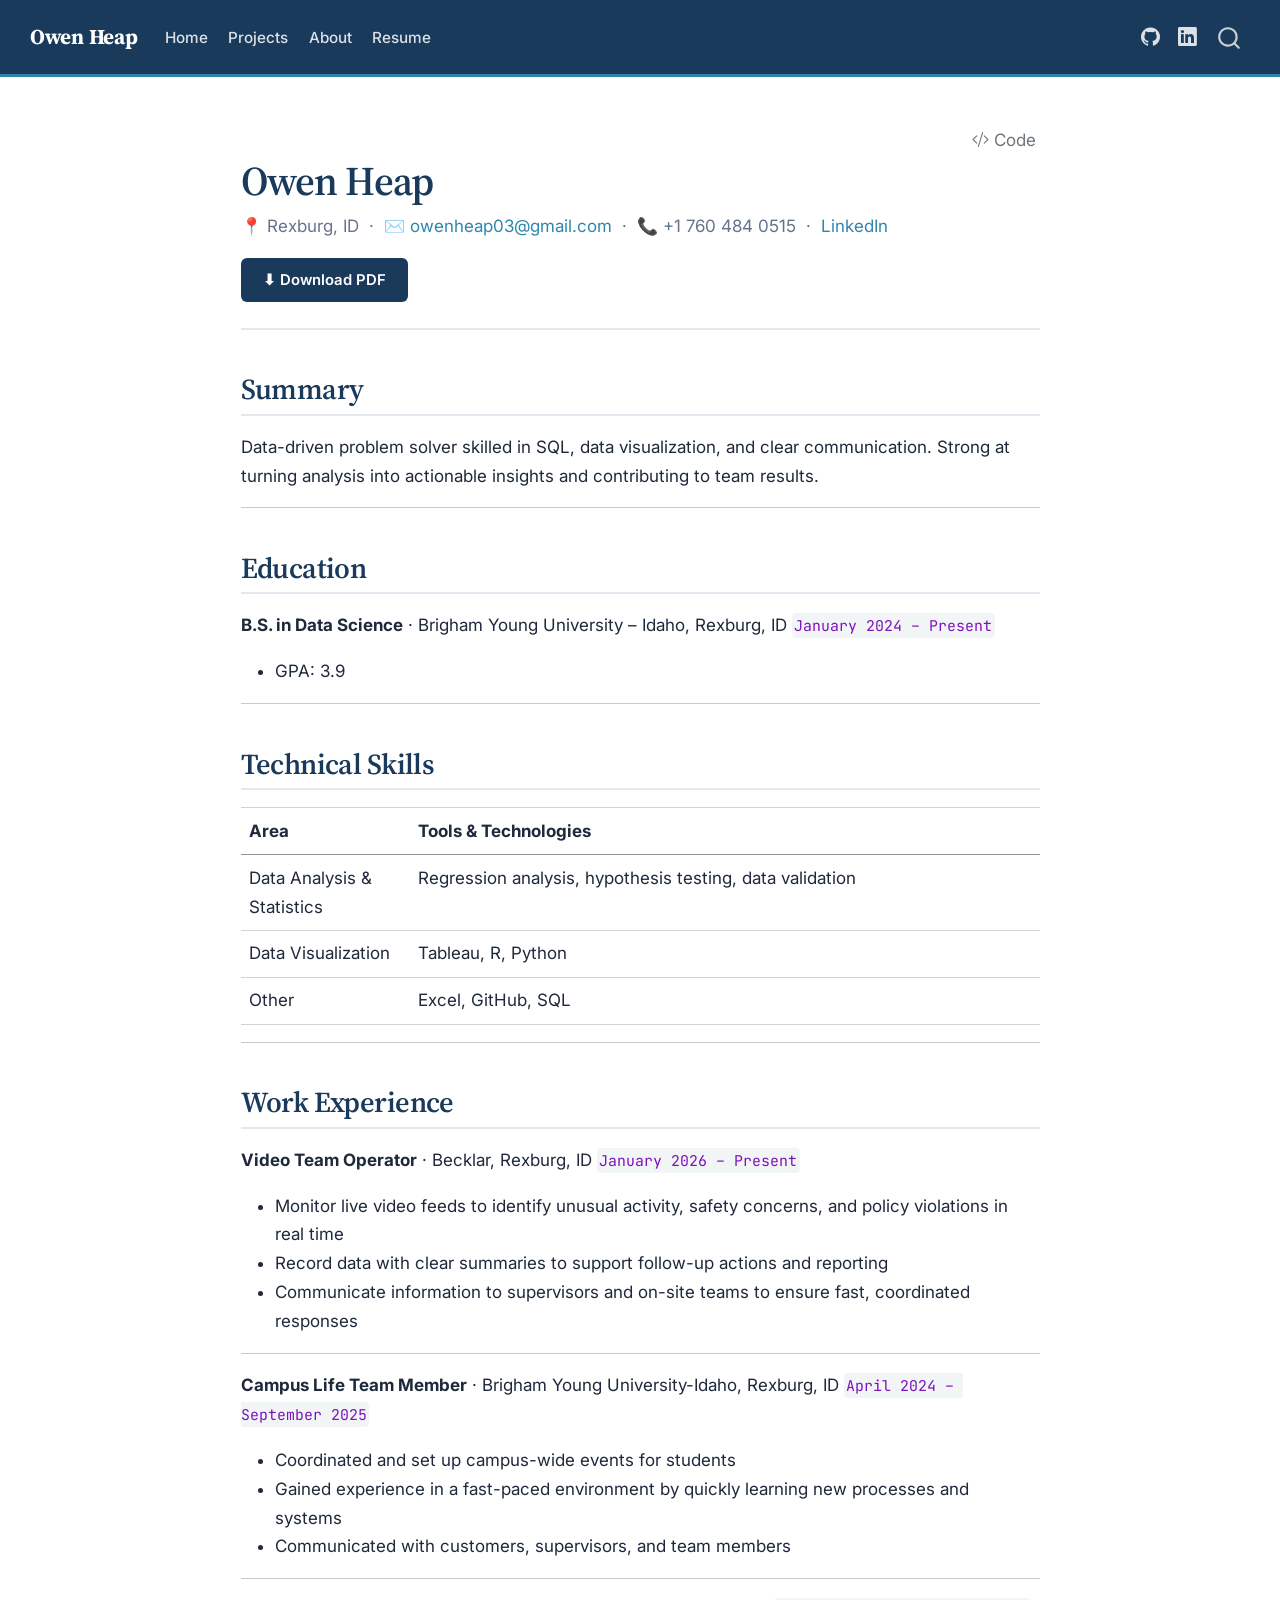
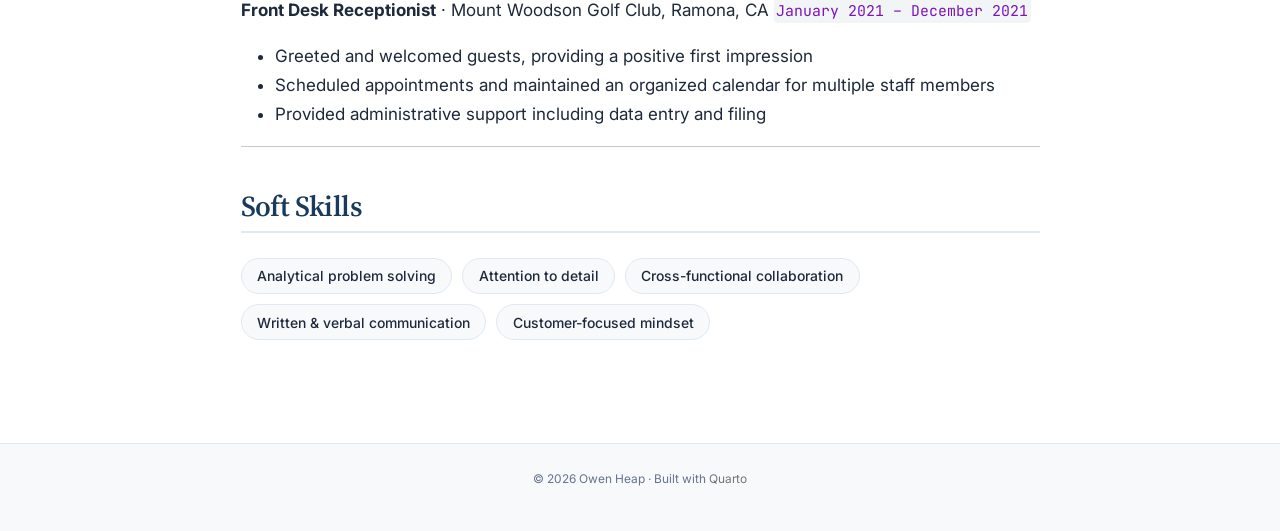
<file: resume.html>
<!DOCTYPE html>
<html xmlns="http://www.w3.org/1999/xhtml" lang="en" xml:lang="en"><head>

<meta charset="utf-8">
<meta name="generator" content="quarto-1.10.19">

<meta name="viewport" content="width=device-width, initial-scale=1.0, user-scalable=yes">


<title>resume – Owen Heap</title>
<style>
/* Default styles provided by pandoc.
** See https://pandoc.org/MANUAL.html#variables-for-html for config info.
*/
span.smallcaps{font-variant: small-caps;}
div.columns{display: flex; gap: 1.5em;}
div.column{flex: auto;}
@media screen {
div.columns{gap: min(4vw, 1.5em);}
div.column{overflow-x: auto;}
}
div.hanging-indent{margin-left: 1.5em; text-indent: -1.5em;}
ul.task-list{list-style: none;}
ul.task-list li input[type="checkbox"] {
  width: 0.8em;
  margin: 0 0.8em 0.2em -1em; /* quarto-specific, see https://github.com/quarto-dev/quarto-cli/issues/4556 */ 
  vertical-align: middle;
}
/* CSS for syntax highlighting */
html { -webkit-text-size-adjust: 100%; }
pre > code.sourceCode { white-space: pre; position: relative; }
pre > code.sourceCode > span { display: inline-block; line-height: 1.25; }
pre > code.sourceCode > span:empty { height: 1.2em; }
.sourceCode { overflow: visible; }
code.sourceCode > span { color: inherit; text-decoration: inherit; }
div.sourceCode { margin: 1em 0; }
pre.sourceCode { margin: 0; }
@media screen {
div.sourceCode { overflow: auto; }
}
@media print {
pre > code.sourceCode { white-space: pre-wrap; }
pre > code.sourceCode > span { text-indent: -5em; padding-left: 5em; }
}
pre.numberSource code
  { counter-reset: source-line 0; }
pre.numberSource code > span
  { position: relative; left: -4em; counter-increment: source-line; }
pre.numberSource code > span > a:first-child::before
  { content: counter(source-line);
    position: relative; left: -1em; text-align: right; vertical-align: baseline;
    border: none; display: inline-block;
    -webkit-touch-callout: none; -webkit-user-select: none;
    -khtml-user-select: none; -moz-user-select: none;
    -ms-user-select: none; user-select: none;
    padding: 0 4px; width: 4em;
  }
pre.numberSource { margin-left: 3em;  padding-left: 4px; }
div.sourceCode
  {   }
@media screen {
pre > code.sourceCode > span > a:first-child::before { text-decoration: underline; }
}
</style>


<script src="site_libs/quarto-nav/quarto-nav.js"></script>
<script src="site_libs/quarto-nav/headroom.min.js"></script>
<script src="site_libs/clipboard/clipboard.min.js"></script>
<script src="site_libs/quarto-search/autocomplete.umd.js"></script>
<script src="site_libs/quarto-search/fuse.min.js"></script>
<script src="site_libs/quarto-search/quarto-search.js"></script>
<meta name="quarto:offset" content="./">
<link href="./assets/img/favicon.ico" rel="icon">
<script src="site_libs/quarto-html/quarto.js" type="module"></script>
<script src="site_libs/quarto-html/tabsets/tabsets.js" type="module"></script>
<script src="site_libs/quarto-html/popper.min.js"></script>
<script src="site_libs/quarto-html/tippy.umd.min.js"></script>
<script src="site_libs/quarto-html/anchor.min.js"></script>
<link href="site_libs/quarto-html/tippy.css" rel="stylesheet">
<link href="site_libs/quarto-html/quarto-syntax-highlighting-5c1318cf63eba56dbef7ba16bc7d56f5.css" rel="stylesheet" id="quarto-text-highlighting-styles">
<script src="site_libs/bootstrap/bootstrap.min.js"></script>
<link href="site_libs/bootstrap/bootstrap-icons.css" rel="stylesheet">
<link href="site_libs/bootstrap/bootstrap-f2a7a6015cbbb7914ebe5c595b2b36cd.min.css" rel="stylesheet" append-hash="true" id="quarto-bootstrap" data-mode="light">
<script id="quarto-search-options" type="application/json">{
  "location": "navbar",
  "copy-button": false,
  "collapse-after": 3,
  "panel-placement": "end",
  "type": "overlay",
  "limit": 50,
  "keyboard-shortcut": [
    "f",
    "/",
    "s"
  ],
  "show-item-context": false,
  "language": {
    "search-no-results-text": "No results",
    "search-matching-documents-text": "matching documents",
    "search-copy-link-title": "Copy link to search",
    "search-hide-matches-text": "Hide additional matches",
    "search-more-match-text": "more match in this document",
    "search-more-matches-text": "more matches in this document",
    "search-clear-button-title": "Clear",
    "search-text-placeholder": "",
    "search-detached-cancel-button-title": "Cancel",
    "search-submit-button-title": "Submit",
    "search-label": "Search"
  }
}</script>


<link rel="stylesheet" href="custom.scss">
</head>

<body class="nav-fixed fullcontent quarto-light">

<div id="quarto-search-results"></div>
  <header id="quarto-header" class="headroom fixed-top">
    <nav class="navbar navbar-expand-lg " data-bs-theme="dark">
      <div class="navbar-container container-fluid">
      <div class="navbar-brand-container mx-auto">
    <a class="navbar-brand" href="./index.html">
    <span class="navbar-title">Owen Heap</span>
    </a>
  </div>
            <div id="quarto-search" class="" title="Search"></div>
          <button class="navbar-toggler" type="button" data-bs-toggle="collapse" data-bs-target="#navbarCollapse" aria-controls="navbarCollapse" role="menu" aria-expanded="false" aria-label="Toggle navigation" onclick="if (window.quartoToggleHeadroom) { window.quartoToggleHeadroom(); }">
  <span class="navbar-toggler-icon"></span>
</button>
          <div class="collapse navbar-collapse" id="navbarCollapse">
            <ul class="navbar-nav navbar-nav-scroll me-auto">
  <li class="nav-item">
    <a class="nav-link" href="./index.html"> 
<span class="menu-text">Home</span></a>
  </li>  
  <li class="nav-item">
    <a class="nav-link" href="./projects.html"> 
<span class="menu-text">Projects</span></a>
  </li>  
  <li class="nav-item">
    <a class="nav-link" href="./about.html"> 
<span class="menu-text">About</span></a>
  </li>  
  <li class="nav-item">
    <a class="nav-link active" href="./resume.html" aria-current="page"> 
<span class="menu-text">Resume</span></a>
  </li>  
</ul>
            <ul class="navbar-nav navbar-nav-scroll ms-auto">
  <li class="nav-item compact">
    <a class="nav-link" href="https://github.com/ooheap"> <i class="bi bi-github" role="img" aria-label="GitHub">
</i> 
<span class="menu-text"></span></a>
  </li>  
  <li class="nav-item compact">
    <a class="nav-link" href="https://www.linkedin.com/in/owen-heap/"> <i class="bi bi-linkedin" role="img" aria-label="LinkedIn">
</i> 
<span class="menu-text"></span></a>
  </li>  
</ul>
          </div> <!-- /navcollapse -->
            <div class="quarto-navbar-tools">
</div>
      </div> <!-- /container-fluid -->
    </nav>
</header>
<!-- content -->
<div id="quarto-content" class="quarto-container page-columns page-rows-contents page-layout-article page-navbar">
<!-- sidebar -->
<!-- margin-sidebar -->
    
<!-- main -->
<main class="content" id="quarto-document-content"><header id="title-block-header" class="quarto-title-block"><h1 class="title display-7"></h1></header><div class="quarto-title-block"><div class="quarto-title-tools-only"><button type="button" class="btn code-tools-button" id="quarto-code-tools-source"><i class="bi"></i> Code</button></div></div>




<div style="display:flex; justify-content:space-between; align-items:flex-end; flex-wrap:wrap; gap:1rem; margin-bottom:2.5rem; padding-bottom:1.5rem; border-bottom:2px solid #e2e8f0;">
  <div>
    <h1 style="margin:0; font-size:2.4rem;">Owen Heap</h1>
    <p style="margin:0.4rem 0 0; color:#64748b; font-size:1rem;">
      📍 Rexburg, ID &nbsp;·&nbsp;
      ✉️ <a href="mailto:owenheap03@gmail.com">owenheap03@gmail.com</a> &nbsp;·&nbsp;
      📞 +1 760 484 0515 &nbsp;·&nbsp;
      <a href="https://www.linkedin.com/in/owen-heap-574a572b6/" target="_blank">LinkedIn</a>
    </p>
  </div>
  <a href="assets/OwenHeap_Resume.pdf" download="" style="display:inline-block; padding:0.55rem 1.3rem; background:#1a3a5c; color:#fff;
            border-radius:6px; font-weight:600; font-size:0.875rem; text-decoration:none;
            transition:background 0.2s;" onmouseover="this.style.background='#2e86ab'" onmouseout="this.style.background='#1a3a5c'">
    ⬇ Download PDF
  </a>
</div>
<section id="summary" class="level2">
<h2 class="anchored" data-anchor-id="summary">Summary</h2>
<p>Data-driven problem solver skilled in SQL, data visualization, and clear communication. Strong at turning analysis into actionable insights and contributing to team results.</p>
<hr>
</section>
<section id="education" class="level2">
<h2 class="anchored" data-anchor-id="education">Education</h2>
<p><strong>B.S. in Data Science</strong> · Brigham Young University – Idaho, Rexburg, ID <code>January 2024 – Present</code></p>
<ul>
<li>GPA: 3.9</li>
</ul>
<hr>
</section>
<section id="technical-skills" class="level2">
<h2 class="anchored" data-anchor-id="technical-skills">Technical Skills</h2>
<table class="caption-top table">
<colgroup>
<col style="width: 21%">
<col style="width: 78%">
</colgroup>
<thead>
<tr class="header">
<th>Area</th>
<th>Tools &amp; Technologies</th>
</tr>
</thead>
<tbody>
<tr class="odd">
<td>Data Analysis &amp; Statistics</td>
<td>Regression analysis, hypothesis testing, data validation</td>
</tr>
<tr class="even">
<td>Data Visualization</td>
<td>Tableau, R, Python</td>
</tr>
<tr class="odd">
<td>Other</td>
<td>Excel, GitHub, SQL</td>
</tr>
</tbody>
</table>
<hr>
</section>
<section id="work-experience" class="level2">
<h2 class="anchored" data-anchor-id="work-experience">Work Experience</h2>
<p><strong>Video Team Operator</strong> · Becklar, Rexburg, ID <code>January 2026 – Present</code></p>
<ul>
<li>Monitor live video feeds to identify unusual activity, safety concerns, and policy violations in real time</li>
<li>Record data with clear summaries to support follow-up actions and reporting</li>
<li>Communicate information to supervisors and on-site teams to ensure fast, coordinated responses</li>
</ul>
<hr>
<p><strong>Campus Life Team Member</strong> · Brigham Young University-Idaho, Rexburg, ID <code>April 2024 – September 2025</code></p>
<ul>
<li>Coordinated and set up campus-wide events for students</li>
<li>Gained experience in a fast-paced environment by quickly learning new processes and systems</li>
<li>Communicated with customers, supervisors, and team members</li>
</ul>
<hr>
<p><strong>Front Desk Receptionist</strong> · Mount Woodson Golf Club, Ramona, CA <code>January 2021 – December 2021</code></p>
<ul>
<li>Greeted and welcomed guests, providing a positive first impression</li>
<li>Scheduled appointments and maintained an organized calendar for multiple staff members</li>
<li>Provided administrative support including data entry and filing</li>
</ul>
<hr>
</section>
<section id="soft-skills" class="level2">
<h2 class="anchored" data-anchor-id="soft-skills">Soft Skills</h2>
<div class="skills-strip">
  <span class="skill-pill">Analytical problem solving</span>
  <span class="skill-pill">Attention to detail</span>
  <span class="skill-pill">Cross-functional collaboration</span>
  <span class="skill-pill">Written &amp; verbal communication</span>
  <span class="skill-pill">Customer-focused mindset</span>
</div>


<!-- -->

</section>

</main> <!-- /main -->
<script id="quarto-html-after-body" type="application/javascript">
  window.document.addEventListener("DOMContentLoaded", function (event) {
    const icon = "";
    const anchorJS = new window.AnchorJS();
    anchorJS.options = {
      placement: 'right',
      icon: icon
    };
    anchorJS.add('.anchored');
    const isCodeAnnotation = (el) => {
      for (const clz of el.classList) {
        if (clz.startsWith('code-annotation-')) {                     
          return true;
        }
      }
      return false;
    }
    const onCopySuccess = function(e) {
      // button target
      const button = e.trigger;
      // don't keep focus
      button.blur();
      // flash "checked"
      button.classList.add('code-copy-button-checked');
      var currentTitle = button.getAttribute("title");
      button.setAttribute("title", "Copied!");
      let tooltip;
      if (window.bootstrap) {
        button.setAttribute("data-bs-toggle", "tooltip");
        button.setAttribute("data-bs-placement", "left");
        button.setAttribute("data-bs-title", "Copied!");
        tooltip = new bootstrap.Tooltip(button, 
          { trigger: "manual", 
            customClass: "code-copy-button-tooltip",
            offset: [0, -8]});
        tooltip.show();    
      }
      setTimeout(function() {
        if (tooltip) {
          tooltip.hide();
          button.removeAttribute("data-bs-title");
          button.removeAttribute("data-bs-toggle");
          button.removeAttribute("data-bs-placement");
        }
        button.setAttribute("title", currentTitle);
        button.classList.remove('code-copy-button-checked');
      }, 1000);
      // clear code selection
      e.clearSelection();
    }
    const getTextToCopy = function(trigger) {
      const outerScaffold = trigger.parentElement.cloneNode(true);
      const codeEl = outerScaffold.querySelector('code');
      for (const childEl of codeEl.children) {
        if (isCodeAnnotation(childEl)) {
          childEl.remove();
        }
      }
      return codeEl.innerText;
    }
    const clipboard = new window.ClipboardJS('.code-copy-button:not([data-in-quarto-modal])', {
      text: getTextToCopy
    });
    clipboard.on('success', onCopySuccess);
    if (window.document.getElementById('quarto-embedded-source-code-modal')) {
      const clipboardModal = new window.ClipboardJS('.code-copy-button[data-in-quarto-modal]', {
        text: getTextToCopy,
        container: window.document.getElementById('quarto-embedded-source-code-modal')
      });
      clipboardModal.on('success', onCopySuccess);
    }
    const viewSource = window.document.getElementById('quarto-view-source') ||
                       window.document.getElementById('quarto-code-tools-source');
    if (viewSource) {
      const sourceUrl = viewSource.getAttribute("data-quarto-source-url");
      viewSource.addEventListener("click", function(e) {
        if (sourceUrl) {
          // rstudio viewer pane
          if (/\bcapabilities=\b/.test(window.location)) {
            window.open(sourceUrl);
          } else {
            window.location.href = sourceUrl;
          }
        } else {
          const modal = new bootstrap.Modal(document.getElementById('quarto-embedded-source-code-modal'));
          modal.show();
        }
        return false;
      });
    }
    function toggleCodeHandler(show) {
      return function(e) {
        const cellDetails = window.document.querySelectorAll(".cell details.code-fold");
        for (let i=0; i<cellDetails.length; i++) {
          const details = cellDetails[i];
          if (show) {
            details.open = true;
          } else {
            details.removeAttribute("open");
          }
        }
        const cellCodeDivs = window.document.querySelectorAll(".cell div.sourceCode.cell-code");
        const fromCls = show ? "hidden" : "unhidden";
        const toCls = show ? "unhidden" : "hidden";
        for (let i=0; i<cellCodeDivs.length; i++) {
          const codeDiv = cellCodeDivs[i];
          if (codeDiv.classList.contains(fromCls)) {
            codeDiv.classList.remove(fromCls);
            codeDiv.classList.add(toCls);
          } 
        }
        return false;
      }
    }
    const hideAllCode = window.document.getElementById("quarto-hide-all-code");
    if (hideAllCode) {
      hideAllCode.addEventListener("click", toggleCodeHandler(false));
    }
    const showAllCode = window.document.getElementById("quarto-show-all-code");
    if (showAllCode) {
      showAllCode.addEventListener("click", toggleCodeHandler(true));
    }
      var localhostRegex = new RegExp(/^(?:http|https):\/\/localhost\:?[0-9]*\//);
      var mailtoRegex = new RegExp(/^mailto:/);
        var filterRegex = new RegExp("https:\/\/ooheap\.github\.io\/owen-heap-portfolio\/");
      var isInternal = (href) => {
          return filterRegex.test(href) || localhostRegex.test(href) || mailtoRegex.test(href);
      }
      // Inspect non-navigation links and adorn them if external
     var links = window.document.querySelectorAll('a[href]:not(.nav-link):not(.navbar-brand):not(.toc-action):not(.sidebar-link):not(.sidebar-item-toggle):not(.pagination-link):not(.no-external):not([aria-hidden]):not(.dropdown-item):not(.quarto-navigation-tool):not(.about-link)');
      for (var i=0; i<links.length; i++) {
        const link = links[i];
        if (!isInternal(link.href)) {
          // undo the damage that might have been done by quarto-nav.js in the case of
          // links that we want to consider external
          if (link.dataset.originalHref !== undefined) {
            link.href = link.dataset.originalHref;
          }
        }
      }
    function tippyHover(el, contentFn, onTriggerFn, onUntriggerFn) {
      const config = {
        allowHTML: true,
        maxWidth: 500,
        delay: 100,
        arrow: false,
        appendTo: function(el) {
            return el.parentElement;
        },
        interactive: true,
        interactiveBorder: 10,
        theme: 'quarto',
        placement: 'bottom-start',
      };
      if (contentFn) {
        config.content = contentFn;
      }
      if (onTriggerFn) {
        config.onTrigger = onTriggerFn;
      }
      if (onUntriggerFn) {
        config.onUntrigger = onUntriggerFn;
      }
      window.tippy(el, config); 
    }
    const noterefs = window.document.querySelectorAll('a[role="doc-noteref"]');
    for (var i=0; i<noterefs.length; i++) {
      const ref = noterefs[i];
      tippyHover(ref, function() {
        // use id or data attribute instead here
        let href = ref.getAttribute('data-footnote-href') || ref.getAttribute('href');
        try { href = new URL(href).hash; } catch {}
        const id = href.replace(/^#\/?/, "");
        const note = window.document.getElementById(id);
        if (note) {
          return note.innerHTML;
        } else {
          return "";
        }
      });
    }
    const xrefs = window.document.querySelectorAll('a.quarto-xref');
    const processXRef = (id, note) => {
      // Strip column container classes
      const stripColumnClz = (el) => {
        el.classList.remove("page-full", "page-columns");
        if (el.children) {
          for (const child of el.children) {
            stripColumnClz(child);
          }
        }
      }
      stripColumnClz(note)
      if (id === null || id.startsWith('sec-')) {
        // Special case sections, only their first couple elements
        const container = document.createElement("div");
        if (note.children && note.children.length > 2) {
          container.appendChild(note.children[0].cloneNode(true));
          for (let i = 1; i < note.children.length; i++) {
            const child = note.children[i];
            if (child.tagName === "P" && child.innerText === "") {
              continue;
            } else {
              container.appendChild(child.cloneNode(true));
              break;
            }
          }
          if (window.Quarto?.typesetMath) {
            window.Quarto.typesetMath(container);
          }
          return container.innerHTML
        } else {
          if (window.Quarto?.typesetMath) {
            window.Quarto.typesetMath(note);
          }
          return note.innerHTML;
        }
      } else {
        // Remove any anchor links if they are present
        const anchorLink = note.querySelector('a.anchorjs-link');
        if (anchorLink) {
          anchorLink.remove();
        }
        if (window.Quarto?.typesetMath) {
          window.Quarto.typesetMath(note);
        }
        if (note.classList.contains("callout")) {
          return note.outerHTML;
        } else {
          return note.innerHTML;
        }
      }
    }
    for (var i=0; i<xrefs.length; i++) {
      const xref = xrefs[i];
      tippyHover(xref, undefined, function(instance) {
        instance.disable();
        let url = xref.getAttribute('href');
        let hash = undefined; 
        if (url.startsWith('#')) {
          hash = url;
        } else {
          try { hash = new URL(url).hash; } catch {}
        }
        if (hash) {
          const id = hash.replace(/^#\/?/, "");
          const note = window.document.getElementById(id);
          if (note !== null) {
            try {
              const html = processXRef(id, note.cloneNode(true));
              instance.setContent(html);
            } finally {
              instance.enable();
              instance.show();
            }
          } else {
            // See if we can fetch this
            fetch(url.split('#')[0])
            .then(res => res.text())
            .then(html => {
              const parser = new DOMParser();
              const htmlDoc = parser.parseFromString(html, "text/html");
              const note = htmlDoc.getElementById(id);
              if (note !== null) {
                const html = processXRef(id, note);
                instance.setContent(html);
              } 
            }).finally(() => {
              instance.enable();
              instance.show();
            });
          }
        } else {
          // See if we can fetch a full url (with no hash to target)
          // This is a special case and we should probably do some content thinning / targeting
          fetch(url)
          .then(res => res.text())
          .then(html => {
            const parser = new DOMParser();
            const htmlDoc = parser.parseFromString(html, "text/html");
            const note = htmlDoc.querySelector('main.content');
            if (note !== null) {
              // This should only happen for chapter cross references
              // (since there is no id in the URL)
              // remove the first header
              if (note.children.length > 0 && note.children[0].tagName === "HEADER") {
                note.children[0].remove();
              }
              const html = processXRef(null, note);
              instance.setContent(html);
            } 
          }).finally(() => {
            instance.enable();
            instance.show();
          });
        }
      }, function(instance) {
      });
    }
        let selectedAnnoteEl;
        const selectorForAnnotation = ( cell, annotation) => {
          let cellAttr = 'data-code-cell="' + cell + '"';
          let lineAttr = 'data-code-annotation="' +  annotation + '"';
          const selector = 'span[' + cellAttr + '][' + lineAttr + ']';
          return selector;
        }
        const selectCodeLines = (annoteEl) => {
          const doc = window.document;
          const targetCell = annoteEl.getAttribute("data-target-cell");
          const targetAnnotation = annoteEl.getAttribute("data-target-annotation");
          const annoteSpan = window.document.querySelector(selectorForAnnotation(targetCell, targetAnnotation));
          const lines = annoteSpan.getAttribute("data-code-lines").split(",");
          const lineIds = lines.map((line) => {
            return targetCell + "-" + line;
          })
          let top = null;
          let height = null;
          let parent = null;
          if (lineIds.length > 0) {
              //compute the position of the single el (top and bottom and make a div)
              const el = window.document.getElementById(lineIds[0]);
              top = el.offsetTop;
              height = el.offsetHeight;
              parent = el.parentElement.parentElement;
            if (lineIds.length > 1) {
              const lastEl = window.document.getElementById(lineIds[lineIds.length - 1]);
              const bottom = lastEl.offsetTop + lastEl.offsetHeight;
              height = bottom - top;
            }
            if (top !== null && height !== null && parent !== null) {
              // cook up a div (if necessary) and position it 
              let div = window.document.getElementById("code-annotation-line-highlight");
              if (div === null) {
                div = window.document.createElement("div");
                div.setAttribute("id", "code-annotation-line-highlight");
                div.style.position = 'absolute';
                parent.appendChild(div);
              }
              div.style.top = top - 2 + "px";
              div.style.height = height + 4 + "px";
              div.style.left = 0;
              let gutterDiv = window.document.getElementById("code-annotation-line-highlight-gutter");
              if (gutterDiv === null) {
                gutterDiv = window.document.createElement("div");
                gutterDiv.setAttribute("id", "code-annotation-line-highlight-gutter");
                gutterDiv.style.position = 'absolute';
                const codeCell = window.document.getElementById(targetCell);
                const gutter = codeCell.querySelector('.code-annotation-gutter');
                gutter.appendChild(gutterDiv);
              }
              gutterDiv.style.top = top - 2 + "px";
              gutterDiv.style.height = height + 4 + "px";
            }
            selectedAnnoteEl = annoteEl;
          }
        };
        const unselectCodeLines = () => {
          const elementsIds = ["code-annotation-line-highlight", "code-annotation-line-highlight-gutter"];
          elementsIds.forEach((elId) => {
            const div = window.document.getElementById(elId);
            if (div) {
              div.remove();
            }
          });
          selectedAnnoteEl = undefined;
        };
          // Handle positioning of the toggle
      window.addEventListener(
        "resize",
        throttle(() => {
          elRect = undefined;
          if (selectedAnnoteEl) {
            selectCodeLines(selectedAnnoteEl);
          }
        }, 10)
      );
      function throttle(fn, ms) {
      let throttle = false;
      let timer;
        return (...args) => {
          if(!throttle) { // first call gets through
              fn.apply(this, args);
              throttle = true;
          } else { // all the others get throttled
              if(timer) clearTimeout(timer); // cancel #2
              timer = setTimeout(() => {
                fn.apply(this, args);
                timer = throttle = false;
              }, ms);
          }
        };
      }
        // Attach click handler to the DT
        const annoteDls = window.document.querySelectorAll('dt[data-target-cell]');
        for (const annoteDlNode of annoteDls) {
          annoteDlNode.addEventListener('click', (event) => {
            const clickedEl = event.target;
            if (clickedEl !== selectedAnnoteEl) {
              unselectCodeLines();
              const activeEl = window.document.querySelector('dt[data-target-cell].code-annotation-active');
              if (activeEl) {
                activeEl.classList.remove('code-annotation-active');
              }
              selectCodeLines(clickedEl);
              clickedEl.classList.add('code-annotation-active');
            } else {
              // Unselect the line
              unselectCodeLines();
              clickedEl.classList.remove('code-annotation-active');
            }
          });
        }
    const findCites = (el) => {
      const parentEl = el.parentElement;
      if (parentEl) {
        const cites = parentEl.dataset.cites;
        if (cites) {
          return {
            el,
            cites: cites.split(' ')
          };
        } else {
          return findCites(el.parentElement)
        }
      } else {
        return undefined;
      }
    };
    var bibliorefs = window.document.querySelectorAll('a[role="doc-biblioref"]');
    for (var i=0; i<bibliorefs.length; i++) {
      const ref = bibliorefs[i];
      const citeInfo = findCites(ref);
      if (citeInfo) {
        tippyHover(citeInfo.el, function() {
          var popup = window.document.createElement('div');
          citeInfo.cites.forEach(function(cite) {
            var citeDiv = window.document.createElement('div');
            citeDiv.classList.add('hanging-indent');
            citeDiv.classList.add('csl-entry');
            var biblioDiv = window.document.getElementById('ref-' + cite);
            if (biblioDiv) {
              citeDiv.innerHTML = biblioDiv.innerHTML;
            }
            popup.appendChild(citeDiv);
          });
          return popup.innerHTML;
        });
      }
    }
  });
  </script><div class="modal fade" id="quarto-embedded-source-code-modal" tabindex="-1" aria-labelledby="quarto-embedded-source-code-modal-label" aria-hidden="true"><div class="modal-dialog modal-dialog-scrollable"><div class="modal-content"><div class="modal-header"><h5 class="modal-title" id="quarto-embedded-source-code-modal-label">Source Code</h5><button class="btn-close" data-bs-dismiss="modal"></button></div><div class="modal-body"><div class="">
<div class="code-copy-outer-scaffold"><div class="sourceCode" id="cb1" data-shortcodes="false"><pre class="sourceCode markdown code-with-copy"><code class="sourceCode markdown"><span id="cb1-1"><a href="#cb1-1" aria-hidden="true" tabindex="-1"></a><span class="co">---</span></span>
<span id="cb1-2"><a href="#cb1-2" aria-hidden="true" tabindex="-1"></a><span class="an">title:</span><span class="co"> ""</span></span>
<span id="cb1-3"><a href="#cb1-3" aria-hidden="true" tabindex="-1"></a><span class="an">toc:</span><span class="co"> false</span></span>
<span id="cb1-4"><a href="#cb1-4" aria-hidden="true" tabindex="-1"></a><span class="co">---</span></span>
<span id="cb1-5"><a href="#cb1-5" aria-hidden="true" tabindex="-1"></a></span>
<span id="cb1-6"><a href="#cb1-6" aria-hidden="true" tabindex="-1"></a><span class="in">```{=html}</span></span>
<span id="cb1-7"><a href="#cb1-7" aria-hidden="true" tabindex="-1"></a><span class="in">&lt;div style="display:flex; justify-content:space-between; align-items:flex-end; flex-wrap:wrap; gap:1rem; margin-bottom:2.5rem; padding-bottom:1.5rem; border-bottom:2px solid #e2e8f0;"&gt;</span></span>
<span id="cb1-8"><a href="#cb1-8" aria-hidden="true" tabindex="-1"></a><span class="in">  &lt;div&gt;</span></span>
<span id="cb1-9"><a href="#cb1-9" aria-hidden="true" tabindex="-1"></a><span class="in">    &lt;h1 style="margin:0; font-size:2.4rem;"&gt;Owen Heap&lt;/h1&gt;</span></span>
<span id="cb1-10"><a href="#cb1-10" aria-hidden="true" tabindex="-1"></a><span class="in">    &lt;p style="margin:0.4rem 0 0; color:#64748b; font-size:1rem;"&gt;</span></span>
<span id="cb1-11"><a href="#cb1-11" aria-hidden="true" tabindex="-1"></a><span class="in">      📍 Rexburg, ID &amp;nbsp;·&amp;nbsp;</span></span>
<span id="cb1-12"><a href="#cb1-12" aria-hidden="true" tabindex="-1"></a><span class="in">      ✉️ &lt;a href="mailto:owenheap03@gmail.com"&gt;owenheap03@gmail.com&lt;/a&gt; &amp;nbsp;·&amp;nbsp;</span></span>
<span id="cb1-13"><a href="#cb1-13" aria-hidden="true" tabindex="-1"></a><span class="in">      📞 +1 760 484 0515 &amp;nbsp;·&amp;nbsp;</span></span>
<span id="cb1-14"><a href="#cb1-14" aria-hidden="true" tabindex="-1"></a><span class="in">      &lt;a href="https://www.linkedin.com/in/owen-heap-574a572b6/" target="_blank"&gt;LinkedIn&lt;/a&gt;</span></span>
<span id="cb1-15"><a href="#cb1-15" aria-hidden="true" tabindex="-1"></a><span class="in">    &lt;/p&gt;</span></span>
<span id="cb1-16"><a href="#cb1-16" aria-hidden="true" tabindex="-1"></a><span class="in">  &lt;/div&gt;</span></span>
<span id="cb1-17"><a href="#cb1-17" aria-hidden="true" tabindex="-1"></a><span class="in">  &lt;a href="assets/OwenHeap_Resume.pdf" download</span></span>
<span id="cb1-18"><a href="#cb1-18" aria-hidden="true" tabindex="-1"></a><span class="in">     style="display:inline-block; padding:0.55rem 1.3rem; background:#1a3a5c; color:#fff;</span></span>
<span id="cb1-19"><a href="#cb1-19" aria-hidden="true" tabindex="-1"></a><span class="in">            border-radius:6px; font-weight:600; font-size:0.875rem; text-decoration:none;</span></span>
<span id="cb1-20"><a href="#cb1-20" aria-hidden="true" tabindex="-1"></a><span class="in">            transition:background 0.2s;"</span></span>
<span id="cb1-21"><a href="#cb1-21" aria-hidden="true" tabindex="-1"></a><span class="in">     onmouseover="this.style.background='#2e86ab'"</span></span>
<span id="cb1-22"><a href="#cb1-22" aria-hidden="true" tabindex="-1"></a><span class="in">     onmouseout="this.style.background='#1a3a5c'"&gt;</span></span>
<span id="cb1-23"><a href="#cb1-23" aria-hidden="true" tabindex="-1"></a><span class="in">    ⬇ Download PDF</span></span>
<span id="cb1-24"><a href="#cb1-24" aria-hidden="true" tabindex="-1"></a><span class="in">  &lt;/a&gt;</span></span>
<span id="cb1-25"><a href="#cb1-25" aria-hidden="true" tabindex="-1"></a><span class="in">&lt;/div&gt;</span></span>
<span id="cb1-26"><a href="#cb1-26" aria-hidden="true" tabindex="-1"></a><span class="in">```</span></span>
<span id="cb1-27"><a href="#cb1-27" aria-hidden="true" tabindex="-1"></a></span>
<span id="cb1-28"><a href="#cb1-28" aria-hidden="true" tabindex="-1"></a><span class="fu">## Summary</span></span>
<span id="cb1-29"><a href="#cb1-29" aria-hidden="true" tabindex="-1"></a></span>
<span id="cb1-30"><a href="#cb1-30" aria-hidden="true" tabindex="-1"></a>Data-driven problem solver skilled in SQL, data visualization, and clear communication. Strong at turning analysis into actionable insights and contributing to team results.</span>
<span id="cb1-31"><a href="#cb1-31" aria-hidden="true" tabindex="-1"></a></span>
<span id="cb1-32"><a href="#cb1-32" aria-hidden="true" tabindex="-1"></a>---</span>
<span id="cb1-33"><a href="#cb1-33" aria-hidden="true" tabindex="-1"></a></span>
<span id="cb1-34"><a href="#cb1-34" aria-hidden="true" tabindex="-1"></a><span class="fu">## Education</span></span>
<span id="cb1-35"><a href="#cb1-35" aria-hidden="true" tabindex="-1"></a></span>
<span id="cb1-36"><a href="#cb1-36" aria-hidden="true" tabindex="-1"></a>**B.S. in Data Science** · Brigham Young University – Idaho, Rexburg, ID</span>
<span id="cb1-37"><a href="#cb1-37" aria-hidden="true" tabindex="-1"></a><span class="in">`January 2024 – Present`</span></span>
<span id="cb1-38"><a href="#cb1-38" aria-hidden="true" tabindex="-1"></a></span>
<span id="cb1-39"><a href="#cb1-39" aria-hidden="true" tabindex="-1"></a><span class="ss">- </span>GPA: 3.9</span>
<span id="cb1-40"><a href="#cb1-40" aria-hidden="true" tabindex="-1"></a></span>
<span id="cb1-41"><a href="#cb1-41" aria-hidden="true" tabindex="-1"></a>---</span>
<span id="cb1-42"><a href="#cb1-42" aria-hidden="true" tabindex="-1"></a></span>
<span id="cb1-43"><a href="#cb1-43" aria-hidden="true" tabindex="-1"></a><span class="fu">## Technical Skills</span></span>
<span id="cb1-44"><a href="#cb1-44" aria-hidden="true" tabindex="-1"></a></span>
<span id="cb1-45"><a href="#cb1-45" aria-hidden="true" tabindex="-1"></a><span class="pp">|</span> Area <span class="pp">|</span> Tools &amp; Technologies <span class="pp">|</span></span>
<span id="cb1-46"><a href="#cb1-46" aria-hidden="true" tabindex="-1"></a><span class="pp">|------|----------------------|</span></span>
<span id="cb1-47"><a href="#cb1-47" aria-hidden="true" tabindex="-1"></a><span class="pp">|</span> Data Analysis &amp; Statistics <span class="pp">|</span> Regression analysis, hypothesis testing, data validation <span class="pp">|</span></span>
<span id="cb1-48"><a href="#cb1-48" aria-hidden="true" tabindex="-1"></a><span class="pp">|</span> Data Visualization <span class="pp">|</span> Tableau, R, Python <span class="pp">|</span></span>
<span id="cb1-49"><a href="#cb1-49" aria-hidden="true" tabindex="-1"></a><span class="pp">|</span> Other <span class="pp">|</span> Excel, GitHub, SQL <span class="pp">|</span></span>
<span id="cb1-50"><a href="#cb1-50" aria-hidden="true" tabindex="-1"></a></span>
<span id="cb1-51"><a href="#cb1-51" aria-hidden="true" tabindex="-1"></a>---</span>
<span id="cb1-52"><a href="#cb1-52" aria-hidden="true" tabindex="-1"></a></span>
<span id="cb1-53"><a href="#cb1-53" aria-hidden="true" tabindex="-1"></a><span class="fu">## Work Experience</span></span>
<span id="cb1-54"><a href="#cb1-54" aria-hidden="true" tabindex="-1"></a></span>
<span id="cb1-55"><a href="#cb1-55" aria-hidden="true" tabindex="-1"></a>**Video Team Operator** · Becklar, Rexburg, ID</span>
<span id="cb1-56"><a href="#cb1-56" aria-hidden="true" tabindex="-1"></a><span class="in">`January 2026 – Present`</span></span>
<span id="cb1-57"><a href="#cb1-57" aria-hidden="true" tabindex="-1"></a></span>
<span id="cb1-58"><a href="#cb1-58" aria-hidden="true" tabindex="-1"></a><span class="ss">- </span>Monitor live video feeds to identify unusual activity, safety concerns, and policy violations in real time</span>
<span id="cb1-59"><a href="#cb1-59" aria-hidden="true" tabindex="-1"></a><span class="ss">- </span>Record data with clear summaries to support follow-up actions and reporting</span>
<span id="cb1-60"><a href="#cb1-60" aria-hidden="true" tabindex="-1"></a><span class="ss">- </span>Communicate information to supervisors and on-site teams to ensure fast, coordinated responses</span>
<span id="cb1-61"><a href="#cb1-61" aria-hidden="true" tabindex="-1"></a></span>
<span id="cb1-62"><a href="#cb1-62" aria-hidden="true" tabindex="-1"></a>---</span>
<span id="cb1-63"><a href="#cb1-63" aria-hidden="true" tabindex="-1"></a></span>
<span id="cb1-64"><a href="#cb1-64" aria-hidden="true" tabindex="-1"></a>**Campus Life Team Member** · Brigham Young University-Idaho, Rexburg, ID</span>
<span id="cb1-65"><a href="#cb1-65" aria-hidden="true" tabindex="-1"></a><span class="in">`April 2024 – September 2025`</span></span>
<span id="cb1-66"><a href="#cb1-66" aria-hidden="true" tabindex="-1"></a></span>
<span id="cb1-67"><a href="#cb1-67" aria-hidden="true" tabindex="-1"></a><span class="ss">- </span>Coordinated and set up campus-wide events for students</span>
<span id="cb1-68"><a href="#cb1-68" aria-hidden="true" tabindex="-1"></a><span class="ss">- </span>Gained experience in a fast-paced environment by quickly learning new processes and systems</span>
<span id="cb1-69"><a href="#cb1-69" aria-hidden="true" tabindex="-1"></a><span class="ss">- </span>Communicated with customers, supervisors, and team members</span>
<span id="cb1-70"><a href="#cb1-70" aria-hidden="true" tabindex="-1"></a></span>
<span id="cb1-71"><a href="#cb1-71" aria-hidden="true" tabindex="-1"></a>---</span>
<span id="cb1-72"><a href="#cb1-72" aria-hidden="true" tabindex="-1"></a></span>
<span id="cb1-73"><a href="#cb1-73" aria-hidden="true" tabindex="-1"></a>**Front Desk Receptionist** · Mount Woodson Golf Club, Ramona, CA</span>
<span id="cb1-74"><a href="#cb1-74" aria-hidden="true" tabindex="-1"></a><span class="in">`January 2021 – December 2021`</span></span>
<span id="cb1-75"><a href="#cb1-75" aria-hidden="true" tabindex="-1"></a></span>
<span id="cb1-76"><a href="#cb1-76" aria-hidden="true" tabindex="-1"></a><span class="ss">- </span>Greeted and welcomed guests, providing a positive first impression</span>
<span id="cb1-77"><a href="#cb1-77" aria-hidden="true" tabindex="-1"></a><span class="ss">- </span>Scheduled appointments and maintained an organized calendar for multiple staff members</span>
<span id="cb1-78"><a href="#cb1-78" aria-hidden="true" tabindex="-1"></a><span class="ss">- </span>Provided administrative support including data entry and filing</span>
<span id="cb1-79"><a href="#cb1-79" aria-hidden="true" tabindex="-1"></a></span>
<span id="cb1-80"><a href="#cb1-80" aria-hidden="true" tabindex="-1"></a>---</span>
<span id="cb1-81"><a href="#cb1-81" aria-hidden="true" tabindex="-1"></a></span>
<span id="cb1-82"><a href="#cb1-82" aria-hidden="true" tabindex="-1"></a><span class="fu">## Soft Skills</span></span>
<span id="cb1-83"><a href="#cb1-83" aria-hidden="true" tabindex="-1"></a></span>
<span id="cb1-84"><a href="#cb1-84" aria-hidden="true" tabindex="-1"></a><span class="in">```{=html}</span></span>
<span id="cb1-85"><a href="#cb1-85" aria-hidden="true" tabindex="-1"></a><span class="in">&lt;div class="skills-strip"&gt;</span></span>
<span id="cb1-86"><a href="#cb1-86" aria-hidden="true" tabindex="-1"></a><span class="in">  &lt;span class="skill-pill"&gt;Analytical problem solving&lt;/span&gt;</span></span>
<span id="cb1-87"><a href="#cb1-87" aria-hidden="true" tabindex="-1"></a><span class="in">  &lt;span class="skill-pill"&gt;Attention to detail&lt;/span&gt;</span></span>
<span id="cb1-88"><a href="#cb1-88" aria-hidden="true" tabindex="-1"></a><span class="in">  &lt;span class="skill-pill"&gt;Cross-functional collaboration&lt;/span&gt;</span></span>
<span id="cb1-89"><a href="#cb1-89" aria-hidden="true" tabindex="-1"></a><span class="in">  &lt;span class="skill-pill"&gt;Written &amp; verbal communication&lt;/span&gt;</span></span>
<span id="cb1-90"><a href="#cb1-90" aria-hidden="true" tabindex="-1"></a><span class="in">  &lt;span class="skill-pill"&gt;Customer-focused mindset&lt;/span&gt;</span></span>
<span id="cb1-91"><a href="#cb1-91" aria-hidden="true" tabindex="-1"></a><span class="in">&lt;/div&gt;</span></span>
<span id="cb1-92"><a href="#cb1-92" aria-hidden="true" tabindex="-1"></a><span class="in">```</span></span></code></pre></div><button title="Copy to Clipboard" class="code-copy-button" data-in-quarto-modal=""><i class="bi"></i></button></div>
</div></div></div></div></div>
</div> <!-- /content -->
<footer class="footer">
  <div class="nav-footer">
    <div class="nav-footer-left">
      &nbsp;
    </div>   
    <div class="nav-footer-center">
<p>© 2026 Owen Heap · Built with <a href="https://quarto.org">Quarto</a></p>
</div>
    <div class="nav-footer-right">
      &nbsp;
    </div>
  </div>
</footer>




</body></html>
</file>
<file: site_libs/quarto-html/tippy.css>
.tippy-box[data-animation=fade][data-state=hidden]{opacity:0}[data-tippy-root]{max-width:calc(100vw - 10px)}.tippy-box{position:relative;background-color:#333;color:#fff;border-radius:4px;font-size:14px;line-height:1.4;white-space:normal;outline:0;transition-property:transform,visibility,opacity}.tippy-box[data-placement^=top]>.tippy-arrow{bottom:0}.tippy-box[data-placement^=top]>.tippy-arrow:before{bottom:-7px;left:0;border-width:8px 8px 0;border-top-color:initial;transform-origin:center top}.tippy-box[data-placement^=bottom]>.tippy-arrow{top:0}.tippy-box[data-placement^=bottom]>.tippy-arrow:before{top:-7px;left:0;border-width:0 8px 8px;border-bottom-color:initial;transform-origin:center bottom}.tippy-box[data-placement^=left]>.tippy-arrow{right:0}.tippy-box[data-placement^=left]>.tippy-arrow:before{border-width:8px 0 8px 8px;border-left-color:initial;right:-7px;transform-origin:center left}.tippy-box[data-placement^=right]>.tippy-arrow{left:0}.tippy-box[data-placement^=right]>.tippy-arrow:before{left:-7px;border-width:8px 8px 8px 0;border-right-color:initial;transform-origin:center right}.tippy-box[data-inertia][data-state=visible]{transition-timing-function:cubic-bezier(.54,1.5,.38,1.11)}.tippy-arrow{width:16px;height:16px;color:#333}.tippy-arrow:before{content:"";position:absolute;border-color:transparent;border-style:solid}.tippy-content{position:relative;padding:5px 9px;z-index:1}
</file>
<file: site_libs/quarto-html/quarto-syntax-highlighting-5c1318cf63eba56dbef7ba16bc7d56f5.css>
/* quarto syntax highlight colors */
:root {
  --quarto-hl-al-color: #ff5555;
  --quarto-hl-an-color: #6a737d;
  --quarto-hl-at-color: #d73a49;
  --quarto-hl-bn-color: #005cc5;
  --quarto-hl-bu-color: #d73a49;
  --quarto-hl-ch-color: #032f62;
  --quarto-hl-co-color: #6a737d;
  --quarto-hl-cv-color: #6a737d;
  --quarto-hl-cn-color: #005cc5;
  --quarto-hl-cf-color: #d73a49;
  --quarto-hl-dt-color: #d73a49;
  --quarto-hl-dv-color: #005cc5;
  --quarto-hl-do-color: #6a737d;
  --quarto-hl-er-color: #ff5555;
  --quarto-hl-ex-color: #d73a49;
  --quarto-hl-fl-color: #005cc5;
  --quarto-hl-fu-color: #6f42c1;
  --quarto-hl-im-color: #032f62;
  --quarto-hl-in-color: #6a737d;
  --quarto-hl-kw-color: #d73a49;
  --quarto-hl-op-color: #24292e;
  --quarto-hl-pp-color: #d73a49;
  --quarto-hl-re-color: #6a737d;
  --quarto-hl-sc-color: #005cc5;
  --quarto-hl-ss-color: #032f62;
  --quarto-hl-st-color: #032f62;
  --quarto-hl-va-color: #e36209;
  --quarto-hl-vs-color: #032f62;
  --quarto-hl-wa-color: #ff5555;
}

/* other quarto variables */
:root {
  --quarto-font-monospace: SFMono-Regular, Menlo, Monaco, Consolas, "Liberation Mono", "Courier New", monospace;
}

/* syntax highlight based on Pandoc's rules */
pre > code.sourceCode > span {
  color: #24292e;
}

code.sourceCode > span {
  color: #24292e;
}

div.sourceCode,
div.sourceCode pre.sourceCode {
  color: #24292e;
}

/* Normal */
code span {
  color: #24292e;
}

/* Alert */
code span.al {
  font-weight: bold;
  color: #ff5555;
}

/* Annotation */
code span.an {
  color: #6a737d;
}

/* Attribute */
code span.at {
  color: #d73a49;
}

/* BaseN */
code span.bn {
  color: #005cc5;
}

/* BuiltIn */
code span.bu {
  color: #d73a49;
}

/* ControlFlow */
code span.cf {
  color: #d73a49;
}

/* Char */
code span.ch {
  color: #032f62;
}

/* Constant */
code span.cn {
  color: #005cc5;
}

/* Comment */
code span.co {
  color: #6a737d;
}

/* CommentVar */
code span.cv {
  color: #6a737d;
}

/* Documentation */
code span.do {
  color: #6a737d;
}

/* DataType */
code span.dt {
  color: #d73a49;
}

/* DecVal */
code span.dv {
  color: #005cc5;
}

/* Error */
code span.er {
  color: #ff5555;
  text-decoration: underline;
}

/* Extension */
code span.ex {
  font-weight: bold;
  color: #d73a49;
}

/* Float */
code span.fl {
  color: #005cc5;
}

/* Function */
code span.fu {
  color: #6f42c1;
}

/* Import */
code span.im {
  color: #032f62;
}

/* Information */
code span.in {
  color: #6a737d;
}

/* Keyword */
code span.kw {
  color: #d73a49;
}

/* Operator */
code span.op {
  color: #24292e;
}

/* Preprocessor */
code span.pp {
  color: #d73a49;
}

/* RegionMarker */
code span.re {
  color: #6a737d;
}

/* SpecialChar */
code span.sc {
  color: #005cc5;
}

/* SpecialString */
code span.ss {
  color: #032f62;
}

/* String */
code span.st {
  color: #032f62;
}

/* Variable */
code span.va {
  color: #e36209;
}

/* VerbatimString */
code span.vs {
  color: #032f62;
}

/* Warning */
code span.wa {
  color: #ff5555;
}

.prevent-inlining {
  content: "</";
}

/*# sourceMappingURL=b30846a1f697829215f07ced7fb9b578.css.map */
</file>
